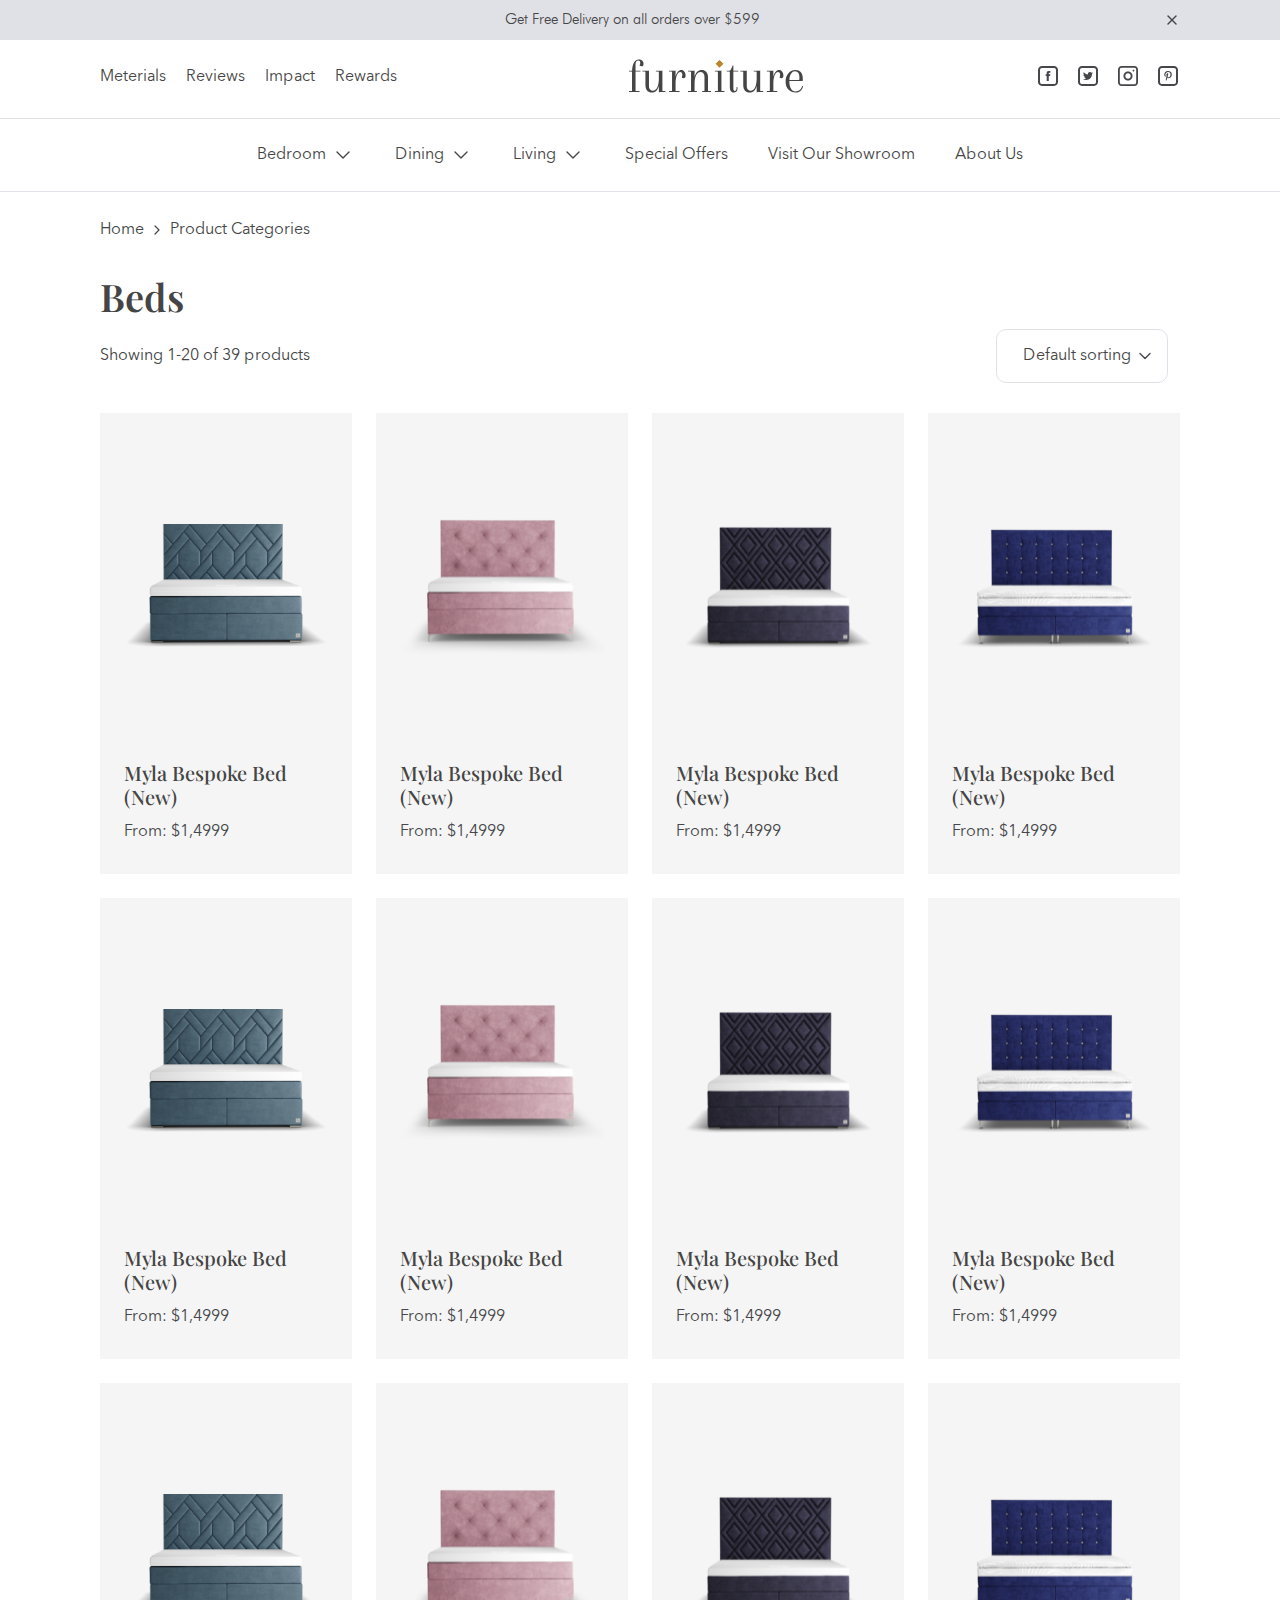
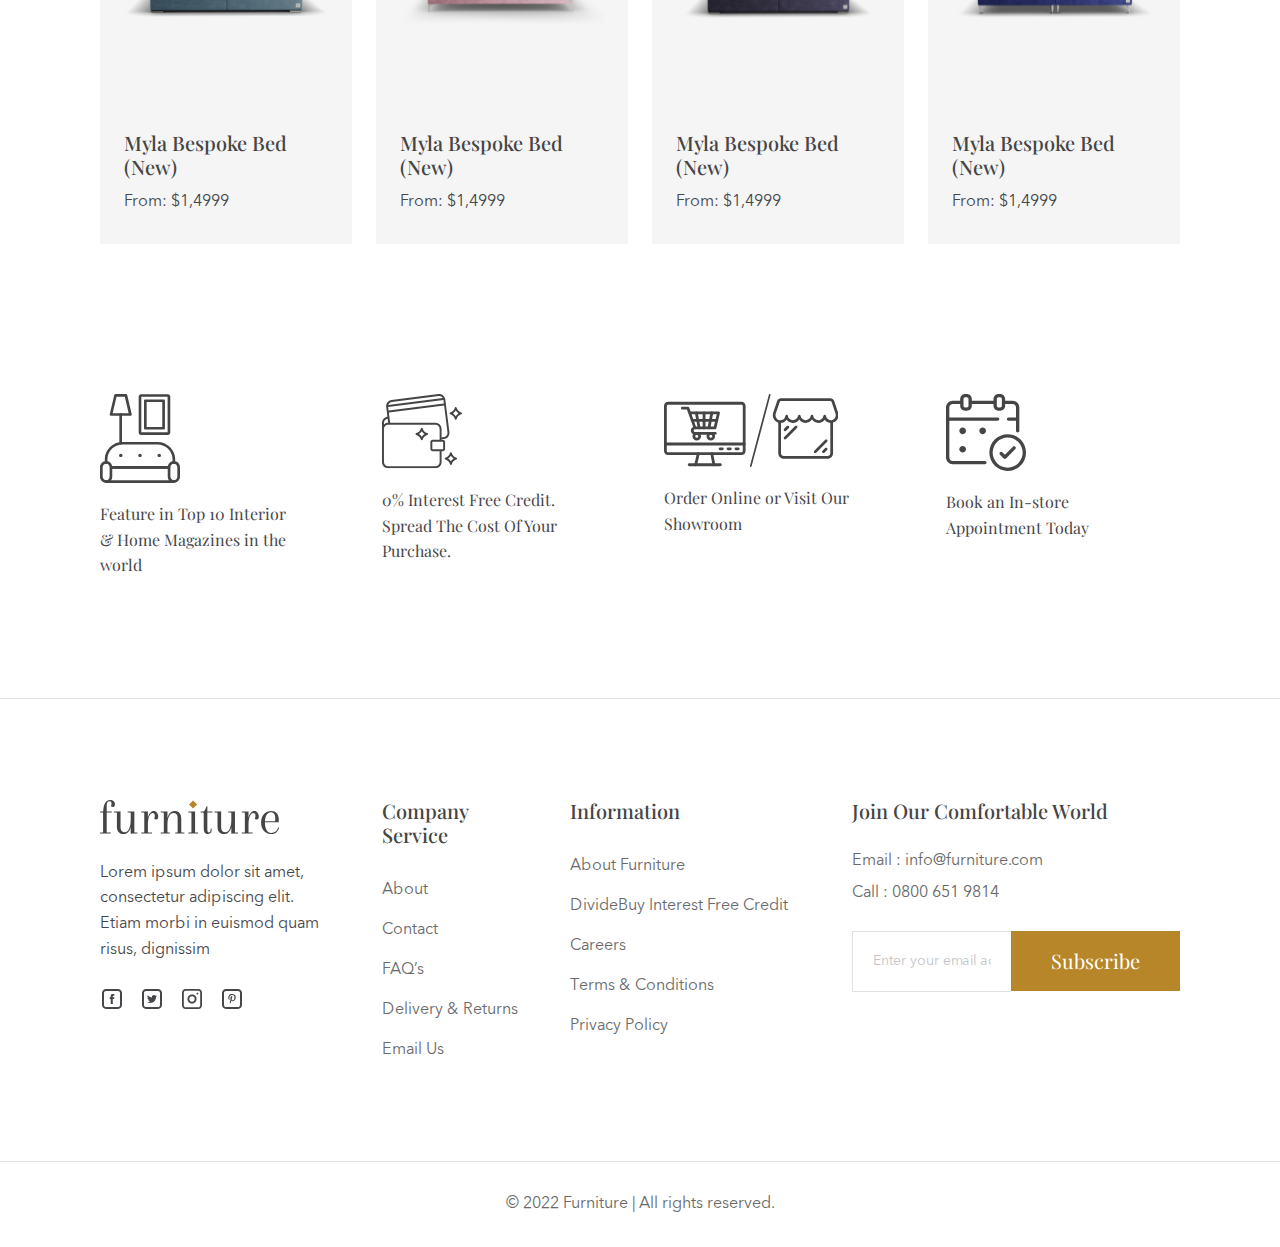
<file: product-categories.html>
<!DOCTYPE html>
<html lang="en">
<head>
    <meta charset="UTF-8">
    <meta http-equiv="X-UA-Compatible" content="IE=edge">
    <meta name="viewport" content="width=device-width, initial-scale=1.0">
    <title>Furniture | Product Categories</title>
    <link rel="shortcut icon" href="favicon.svg" type="image/svg">
    <!-- BOOTSTRAP-CSS -->
    <link rel="stylesheet" href="assets/css/bootstrap.min.css">
    <!-- FURNITURE-CSS -->
    <link rel="stylesheet" href="assets/css/style.css">

</head>
<body>

    <!-- PRELOADER START -->
    <div class="preloader" id="preloader">
        <div class="loader"></div>
    </div>
    <!-- PRELOADER END -->

    <!-- TOPBAR SECTION START -->
    <section class="topbar">
        <div class="furniture-container">
            <div class="topbar-content">
                <div class="topbar-info">
                    <p class="topbar-title">Get Free Delivery on all orders over $599</p>
                </div>

                <button type="button" class="btn-delete">
                    <svg width="16" height="16" viewBox="0 0 16 16" fill="none" xmlns="http://www.w3.org/2000/svg">
                        <path d="M12 4L4 12" stroke="#46474B" stroke-width="1.4" stroke-linecap="round" stroke-linejoin="round"/>
                        <path d="M4 4L12 12" stroke="#46474B" stroke-width="1.4" stroke-linecap="round" stroke-linejoin="round"/>
                    </svg>
                </button>
            </div>
        </div>
    </section>
    <!-- TOPBAR SECTION END -->

    <!-- HEADER SECTION START -->
    <header class="header">
        <div class="header-content">
            <div class="header-top">
                <div class="furniture-container">
                    <div class="header-top-content">
                        <div class="left-content">
                            <ul class="headerlist">
                                <li class="headerlist-item">
                                    <a href="#" class="headerlist-link">Meterials</a>
                                </li>

                                <li class="headerlist-item">
                                    <a href="#" class="headerlist-link">Reviews</a>
                                </li>
                                
                                <li class="headerlist-item">
                                    <a href="#" class="headerlist-link">Impact</a>
                                </li>

                                <li class="headerlist-item">
                                    <a href="#" class="headerlist-link">Rewards</a>
                                </li>
                            </ul>
                        </div>

                        <div class="center-content">
                            <a href="index.html" class="logo">
                                <img src="assets/images/logo/logo.svg" alt="logo">
                            </a>
                        </div>

                        <div class="right-content">
                            <ul class="sociallist">
                                <li class="sociallist-item">
                                    <a href="https://www.facebook.com" target="_blank" class="sociallist-link">
                                        <svg width="24" height="24" viewBox="0 0 24 24" fill="none" xmlns="http://www.w3.org/2000/svg">
                                            <path d="M10.695 8.937V10.314H9.68701V11.997H10.695V17H12.767V11.997H14.157C14.157 11.997 14.288 11.19 14.351 10.307H12.775V9.157C12.775 8.984 13.001 8.753 13.225 8.753H14.353V7H12.818C10.644 7 10.695 8.685 10.695 8.937Z" fill="#46474B"/>
                                            <path d="M6 4C5.46957 4 4.96086 4.21071 4.58579 4.58579C4.21071 4.96086 4 5.46957 4 6V18C4 18.5304 4.21071 19.0391 4.58579 19.4142C4.96086 19.7893 5.46957 20 6 20H18C18.5304 20 19.0391 19.7893 19.4142 19.4142C19.7893 19.0391 20 18.5304 20 18V6C20 5.46957 19.7893 4.96086 19.4142 4.58579C19.0391 4.21071 18.5304 4 18 4H6ZM6 2H18C19.0609 2 20.0783 2.42143 20.8284 3.17157C21.5786 3.92172 22 4.93913 22 6V18C22 19.0609 21.5786 20.0783 20.8284 20.8284C20.0783 21.5786 19.0609 22 18 22H6C4.93913 22 3.92172 21.5786 3.17157 20.8284C2.42143 20.0783 2 19.0609 2 18V6C2 4.93913 2.42143 3.92172 3.17157 3.17157C3.92172 2.42143 4.93913 2 6 2Z" fill="#46474B"/>
                                        </svg>
                                    </a>
                                </li>
                                
                                <li class="sociallist-item">
                                    <a href="https://www.twitter.com" target="_blank" class="sociallist-link">
                                        <svg width="24" height="24" viewBox="0 0 24 24" fill="none" xmlns="http://www.w3.org/2000/svg">
                                            <path d="M17 8.94701C16.632 9.10701 16.237 9.21701 15.822 9.26501C16.246 9.01501 16.57 8.61901 16.724 8.14801C16.32 8.38348 15.8791 8.54913 15.42 8.63801C15.2269 8.43558 14.9945 8.27462 14.7372 8.16493C14.4798 8.05524 14.2028 7.99913 13.923 8.00001C12.79 8.00001 11.872 8.90501 11.872 10.02C11.872 10.178 11.89 10.332 11.925 10.48C11.1123 10.4414 10.3166 10.2339 9.58865 9.87056C8.86068 9.50726 8.21643 8.99621 7.697 8.37001C7.51456 8.67711 7.41851 9.02781 7.419 9.38501C7.419 10.085 7.782 10.705 8.332 11.066C8.00644 11.0558 7.68786 10.9691 7.402 10.813V10.838C7.40509 11.3075 7.5708 11.7613 7.87092 12.1224C8.17103 12.4834 8.587 12.7292 9.048 12.818C8.74536 12.898 8.42869 12.9096 8.121 12.852C8.25513 13.2559 8.51167 13.608 8.85502 13.8594C9.19837 14.1108 9.61148 14.2491 10.037 14.255C9.30696 14.8176 8.41064 15.1215 7.489 15.119C7.324 15.119 7.161 15.109 7 15.091C7.94047 15.6863 9.03096 16.0016 10.144 16C13.918 16 15.981 12.922 15.981 10.252L15.974 9.99001C16.3763 9.70729 16.7239 9.3539 17 8.94701Z" fill="#46474B"/>
                                            <path d="M6 4C5.46957 4 4.96086 4.21071 4.58579 4.58579C4.21071 4.96086 4 5.46957 4 6V18C4 18.5304 4.21071 19.0391 4.58579 19.4142C4.96086 19.7893 5.46957 20 6 20H18C18.5304 20 19.0391 19.7893 19.4142 19.4142C19.7893 19.0391 20 18.5304 20 18V6C20 5.46957 19.7893 4.96086 19.4142 4.58579C19.0391 4.21071 18.5304 4 18 4H6ZM6 2H18C19.0609 2 20.0783 2.42143 20.8284 3.17157C21.5786 3.92172 22 4.93913 22 6V18C22 19.0609 21.5786 20.0783 20.8284 20.8284C20.0783 21.5786 19.0609 22 18 22H6C4.93913 22 3.92172 21.5786 3.17157 20.8284C2.42143 20.0783 2 19.0609 2 18V6C2 4.93913 2.42143 3.92172 3.17157 3.17157C3.92172 2.42143 4.93913 2 6 2Z" fill="#46474B"/>
                                        </svg>
                                    </a>
                                </li>

                                <li class="sociallist-item">
                                    <a href="https://www.instagram.com" target="_blank" class="sociallist-link">
                                        <svg width="24" height="24" viewBox="0 0 24 24" fill="none" xmlns="http://www.w3.org/2000/svg">
                                            <path fill-rule="evenodd" clip-rule="evenodd" d="M12 7.45453C10.7945 7.45453 9.63836 7.93342 8.78592 8.78586C7.93348 9.6383 7.45459 10.7945 7.45459 12C7.45459 13.2055 7.93348 14.3617 8.78592 15.2141C9.63836 16.0665 10.7945 16.5454 12 16.5454C13.2056 16.5454 14.3617 16.0665 15.2142 15.2141C16.0666 14.3617 16.5455 13.2055 16.5455 12C16.5455 10.7945 16.0666 9.6383 15.2142 8.78586C14.3617 7.93342 13.2056 7.45453 12 7.45453ZM9.27277 12C9.27277 12.7233 9.56011 13.417 10.0716 13.9285C10.583 14.4399 11.2767 14.7273 12 14.7273C12.7234 14.7273 13.4171 14.4399 13.9285 13.9285C14.44 13.417 14.7273 12.7233 14.7273 12C14.7273 11.2767 14.44 10.583 13.9285 10.0715C13.4171 9.56005 12.7234 9.27271 12 9.27271C11.2767 9.27271 10.583 9.56005 10.0716 10.0715C9.56011 10.583 9.27277 11.2767 9.27277 12Z" fill="#46474B"/>
                                            <path d="M17.4545 5.63635C17.2134 5.63635 16.9822 5.73213 16.8117 5.90262C16.6412 6.07311 16.5454 6.30434 16.5454 6.54544C16.5454 6.78655 16.6412 7.01778 16.8117 7.18827C16.9822 7.35876 17.2134 7.45453 17.4545 7.45453C17.6956 7.45453 17.9268 7.35876 18.0973 7.18827C18.2678 7.01778 18.3636 6.78655 18.3636 6.54544C18.3636 6.30434 18.2678 6.07311 18.0973 5.90262C17.9268 5.73213 17.6956 5.63635 17.4545 5.63635Z" fill="#46474B"/>
                                            <path fill-rule="evenodd" clip-rule="evenodd" d="M5.63636 2C4.67194 2 3.74702 2.38312 3.06507 3.06507C2.38312 3.74702 2 4.67194 2 5.63636V18.3636C2 19.3281 2.38312 20.253 3.06507 20.9349C3.74702 21.6169 4.67194 22 5.63636 22H18.3636C19.3281 22 20.253 21.6169 20.9349 20.9349C21.6169 20.253 22 19.3281 22 18.3636V5.63636C22 4.67194 21.6169 3.74702 20.9349 3.06507C20.253 2.38312 19.3281 2 18.3636 2H5.63636ZM18.3636 3.81818H5.63636C5.15415 3.81818 4.69169 4.00974 4.35071 4.35071C4.00974 4.69169 3.81818 5.15415 3.81818 5.63636V18.3636C3.81818 18.8458 4.00974 19.3083 4.35071 19.6493C4.69169 19.9903 5.15415 20.1818 5.63636 20.1818H18.3636C18.8458 20.1818 19.3083 19.9903 19.6493 19.6493C19.9903 19.3083 20.1818 18.8458 20.1818 18.3636V5.63636C20.1818 5.15415 19.9903 4.69169 19.6493 4.35071C19.3083 4.00974 18.8458 3.81818 18.3636 3.81818Z" fill="#46474B"/>
                                        </svg>
                                    </a>
                                </li>

                                <li class="sociallist-item">
                                    <a href="https://www.pinterest.com" target="_blank" class="sociallist-link">
                                        <svg width="24" height="24" viewBox="0 0 24 24" fill="none" xmlns="http://www.w3.org/2000/svg">
                                            <path d="M11.355 13.614C11.1 14.99 10.79 16.31 9.86603 17C9.58203 14.92 10.285 13.356 10.611 11.697C10.055 10.733 10.678 8.79097 11.851 9.26997C13.296 9.85797 10.601 12.856 12.411 13.23C14.299 13.622 15.071 9.85597 13.899 8.62997C12.207 6.86197 8.97203 8.58997 9.37003 11.122C9.46703 11.742 10.088 11.929 9.61803 12.783C8.53503 12.536 8.21203 11.656 8.25303 10.483C8.32003 8.56297 9.92803 7.21997 11.542 7.03297C13.582 6.79797 15.496 7.80497 15.761 9.78097C16.058 12.011 14.84 14.427 12.658 14.253C12.068 14.206 11.818 13.903 11.355 13.613V13.614Z" fill="#46474B"/>
                                            <path d="M6 4C5.46957 4 4.96086 4.21071 4.58579 4.58579C4.21071 4.96086 4 5.46957 4 6V18C4 18.5304 4.21071 19.0391 4.58579 19.4142C4.96086 19.7893 5.46957 20 6 20H18C18.5304 20 19.0391 19.7893 19.4142 19.4142C19.7893 19.0391 20 18.5304 20 18V6C20 5.46957 19.7893 4.96086 19.4142 4.58579C19.0391 4.21071 18.5304 4 18 4H6ZM6 2H18C19.0609 2 20.0783 2.42143 20.8284 3.17157C21.5786 3.92172 22 4.93913 22 6V18C22 19.0609 21.5786 20.0783 20.8284 20.8284C20.0783 21.5786 19.0609 22 18 22H6C4.93913 22 3.92172 21.5786 3.17157 20.8284C2.42143 20.0783 2 19.0609 2 18V6C2 4.93913 2.42143 3.92172 3.17157 3.17157C3.92172 2.42143 4.93913 2 6 2Z" fill="#46474B"/>
                                        </svg>
                                    </a>
                                </li>
                            </ul>
                        </div>
                    </div>
                </div>
            </div>

            <div class="divider"></div>

            <div class="header-bottom">
                <div class="furniture-container">
                    <div class="header-bottom-content">
                        <ul class="desktoplist">
                            <li class="desktoplist-item">
                                <a href="#" class="desktoplist-link">
                                    <span class="linktitle">Bedroom</span>

                                    <span class="linkicon">
                                        <svg width="24" height="24" viewBox="0 0 24 24" fill="none" xmlns="http://www.w3.org/2000/svg">
                                            <path d="M6 9L12 15L18 9" stroke="#454545" stroke-width="1.4" stroke-linecap="round" stroke-linejoin="round"/>
                                        </svg>
                                    </span>
                                </a>
                            </li>

                            <li class="desktoplist-item">
                                <a href="#" class="desktoplist-link">
                                    <span class="linktitle">Dining</span>

                                    <span class="linkicon">
                                        <svg width="24" height="24" viewBox="0 0 24 24" fill="none" xmlns="http://www.w3.org/2000/svg">
                                            <path d="M6 9L12 15L18 9" stroke="#454545" stroke-width="1.4" stroke-linecap="round" stroke-linejoin="round"/>
                                        </svg>
                                    </span>
                                </a>
                            </li>

                            <li class="desktoplist-item">
                                <a href="#" class="desktoplist-link">
                                    <span class="linktitle">Living</span>

                                    <span class="linkicon">
                                        <svg width="24" height="24" viewBox="0 0 24 24" fill="none" xmlns="http://www.w3.org/2000/svg">
                                            <path d="M6 9L12 15L18 9" stroke="#454545" stroke-width="1.4" stroke-linecap="round" stroke-linejoin="round"/>
                                        </svg>
                                    </span>
                                </a>
                            </li>

                            <li class="desktoplist-item">
                                <a href="#" class="desktoplist-link">Special Offers</a>
                            </li>

                            <li class="desktoplist-item">
                                <a href="#" class="desktoplist-link">Visit Our Showroom</a>
                            </li>

                            <li class="desktoplist-item">
                                <a href="#" class="desktoplist-link">About Us</a>
                            </li>
                        </ul>
                    </div>
                </div>
            </div>
        </div>
    </header>
    <!-- HEADER SECTION END -->

    <!-- FURNITURE-BREADCRUMB START -->
    <section class="furniturebreadcrumb">
        <div class="furniture-container">
            <nav aria-label="breadcrumb">
                <ol class="breadcrumb">
                    <li class="breadcrumb-item">
                        <a href="index.html">Home</a>
                    </li>

                    <li class="divider">
                        <svg width="16" height="16" viewBox="0 0 16 16" fill="none" xmlns="http://www.w3.org/2000/svg">
                            <path d="M6 12L10 8L6 4" stroke="#46474B" stroke-width="1.2" stroke-linecap="round" stroke-linejoin="round"/>
                        </svg>
                    </li>

                    <li class="breadcrumb-item">
                        <a href="product-categories.html">Product Categories</a>
                    </li>
                </ol>
            </nav>
        </div>
    </section>
    <!-- FURNITURE-BREADCRUMB END -->

    <!-- CATEGORY-DETAILS START -->
    <section class="categorydetails">
        <div class="furniture-container">
            <div class="categorydetails-content">
                <h3 class="categorydetails-title">Beds</h3>

                <div class="categorydetails-info">
                    <div class="category-results">
                        <p class="resultstext">Showing 1-20 of 39 products</p>
                    </div>

                    <div class="sorting">
                        <select name="" id="" class="sorting-select">
                            <option value="">Default sorting</option>
                            <option value="">Sorting 1</option>
                            <option value="">Sorting 2</option>
                            <option value="">Sorting 3</option>
                        </select>
                    </div>
                </div>
            </div>
        </div>
    </section>
    <!-- CATEGORY-DETAILS END -->

    <!-- CATEGORY-DETAILS START -->
    <section class="products">
        <div class="furniture-container">
            <div class="products-contents">
                <div class="row g-4 productrow">
                    <div class="col-lg-3 col-md-6 col-sm-6 col-12">
                        <a href="product-details.html" class="productlink">
                            <div class="product">
                                <div class="product-header">
                                    <div class="product-thumbnail">
                                        <img src="assets/images/products/product-1.svg" alt="product-thumbnail">
                                    </div>
                                </div>
                                
                                <div class="product-body">
                                    <h5 class="product-title">Myla Bespoke Bed (New)</h5>
                                    <p class="product-price">From: $1,4999</p>
                                </div>
                            </div>
                        </a>
                    </div>

                    <div class="col-lg-3 col-md-6 col-sm-6 col-12">
                        <a href="product-details.html" class="productlink">
                            <div class="product">
                                <div class="product-header">
                                    <div class="product-thumbnail">
                                        <img src="assets/images/products/product-2.svg" alt="product-thumbnail">
                                    </div>
                                </div>
                                
                                <div class="product-body">
                                    <h5 class="product-title">Myla Bespoke Bed (New)</h5>
                                    <p class="product-price">From: $1,4999</p>
                                </div>
                            </div>
                        </a>
                    </div>

                    <div class="col-lg-3 col-md-6 col-sm-6 col-12">
                        <a href="product-details.html" class="productlink">
                            <div class="product">
                                <div class="product-header">
                                    <div class="product-thumbnail">
                                        <img src="assets/images/products/product-3.svg" alt="product-thumbnail">
                                    </div>
                                </div>
                                
                                <div class="product-body">
                                    <h5 class="product-title">Myla Bespoke Bed (New)</h5>
                                    <p class="product-price">From: $1,4999</p>
                                </div>
                            </div>
                        </a>
                    </div>

                    <div class="col-lg-3 col-md-6 col-sm-6 col-12">
                        <a href="product-details.html" class="productlink">
                            <div class="product">
                                <div class="product-header">
                                    <div class="product-thumbnail">
                                        <img src="assets/images/products/product-4.svg" alt="product-thumbnail">
                                    </div>
                                </div>
                                
                                <div class="product-body">
                                    <h5 class="product-title">Myla Bespoke Bed (New)</h5>
                                    <p class="product-price">From: $1,4999</p>
                                </div>
                            </div>
                        </a>
                    </div>
                </div>
                
                <div class="row g-4 productrow">
                    <div class="col-lg-3 col-md-6 col-sm-6 col-12">
                        <a href="product-details.html" class="productlink">
                            <div class="product">
                                <div class="product-header">
                                    <div class="product-thumbnail">
                                        <img src="assets/images/products/product-1.svg" alt="product-thumbnail">
                                    </div>
                                </div>
                                
                                <div class="product-body">
                                    <h5 class="product-title">Myla Bespoke Bed (New)</h5>
                                    <p class="product-price">From: $1,4999</p>
                                </div>
                            </div>
                        </a>
                    </div>

                    <div class="col-lg-3 col-md-6 col-sm-6 col-12">
                        <a href="product-details.html" class="productlink">
                            <div class="product">
                                <div class="product-header">
                                    <div class="product-thumbnail">
                                        <img src="assets/images/products/product-2.svg" alt="product-thumbnail">
                                    </div>
                                </div>
                                
                                <div class="product-body">
                                    <h5 class="product-title">Myla Bespoke Bed (New)</h5>
                                    <p class="product-price">From: $1,4999</p>
                                </div>
                            </div>
                        </a>
                    </div>

                    <div class="col-lg-3 col-md-6 col-sm-6 col-12">
                        <a href="product-details.html" class="productlink">
                            <div class="product">
                                <div class="product-header">
                                    <div class="product-thumbnail">
                                        <img src="assets/images/products/product-3.svg" alt="product-thumbnail">
                                    </div>
                                </div>
                                
                                <div class="product-body">
                                    <h5 class="product-title">Myla Bespoke Bed (New)</h5>
                                    <p class="product-price">From: $1,4999</p>
                                </div>
                            </div>
                        </a>
                    </div>

                    <div class="col-lg-3 col-md-6 col-sm-6 col-12">
                        <a href="product-details.html" class="productlink">
                            <div class="product">
                                <div class="product-header">
                                    <div class="product-thumbnail">
                                        <img src="assets/images/products/product-4.svg" alt="product-thumbnail">
                                    </div>
                                </div>
                                
                                <div class="product-body">
                                    <h5 class="product-title">Myla Bespoke Bed (New)</h5>
                                    <p class="product-price">From: $1,4999</p>
                                </div>
                            </div>
                        </a>
                    </div>
                </div>
                
                <div class="row g-4 productrow">
                    <div class="col-lg-3 col-md-6 col-sm-6 col-12">
                        <a href="product-details.html" class="productlink">
                            <div class="product">
                                <div class="product-header">
                                    <div class="product-thumbnail">
                                        <img src="assets/images/products/product-1.svg" alt="product-thumbnail">
                                    </div>
                                </div>
                                
                                <div class="product-body">
                                    <h5 class="product-title">Myla Bespoke Bed (New)</h5>
                                    <p class="product-price">From: $1,4999</p>
                                </div>
                            </div>
                        </a>
                    </div>

                    <div class="col-lg-3 col-md-6 col-sm-6 col-12">
                        <a href="product-details.html" class="productlink">
                            <div class="product">
                                <div class="product-header">
                                    <div class="product-thumbnail">
                                        <img src="assets/images/products/product-2.svg" alt="product-thumbnail">
                                    </div>
                                </div>
                                
                                <div class="product-body">
                                    <h5 class="product-title">Myla Bespoke Bed (New)</h5>
                                    <p class="product-price">From: $1,4999</p>
                                </div>
                            </div>
                        </a>
                    </div>

                    <div class="col-lg-3 col-md-6 col-sm-6 col-12">
                        <a href="product-details.html" class="productlink">
                            <div class="product">
                                <div class="product-header">
                                    <div class="product-thumbnail">
                                        <img src="assets/images/products/product-3.svg" alt="product-thumbnail">
                                    </div>
                                </div>
                                
                                <div class="product-body">
                                    <h5 class="product-title">Myla Bespoke Bed (New)</h5>
                                    <p class="product-price">From: $1,4999</p>
                                </div>
                            </div>
                        </a>
                    </div>

                    <div class="col-lg-3 col-md-6 col-sm-6 col-12">
                        <a href="product-details.html" class="productlink">
                            <div class="product">
                                <div class="product-header">
                                    <div class="product-thumbnail">
                                        <img src="assets/images/products/product-4.svg" alt="product-thumbnail">
                                    </div>
                                </div>
                                
                                <div class="product-body">
                                    <h5 class="product-title">Myla Bespoke Bed (New)</h5>
                                    <p class="product-price">From: $1,4999</p>
                                </div>
                            </div>
                        </a>
                    </div>
                </div>
            </div>
        </div>
    </section>
    <!-- CATEGORY-DETAILS END -->

    <!-- HOME-FEATURES START -->
    <section class="home-features">
        <div class="furniture-container">
            <div class="row g-5">
                <div class="col-lg-3 col-md-6 col-sm-6 col-12">
                    <div class="cardfeature">
                        <div class="cardfeature-header">
                            <img src="assets/images/features/feature-1.svg" alt="feature-thumbnail">
                        </div>
                        
                        <div class="cardfeature-body">
                            <h5 class="featuretitle">
                                Feature in Top 10 Interior & Home Magazines in the world
                            </h5>
                        </div>
                    </div>
                </div>

                <div class="col-lg-3 col-md-6 col-sm-6 col-12">
                    <div class="cardfeature">
                        <div class="cardfeature-header">
                            <img src="assets/images/features/feature-2.svg" alt="feature-thumbnail">
                        </div>
                        
                        <div class="cardfeature-body">
                            <h5 class="featuretitle">
                                0% Interest Free Credit. Spread The Cost Of Your Purchase.
                            </h5>
                        </div>
                    </div>
                </div>

                <div class="col-lg-3 col-md-6 col-sm-6 col-12">
                    <div class="cardfeature">
                        <div class="cardfeature-header">
                            <img src="assets/images/features/feature-3.svg" alt="feature-thumbnail">
                        </div>
                        
                        <div class="cardfeature-body">
                            <h5 class="featuretitle">
                                Order Online or Visit Our Showroom
                            </h5>
                        </div>
                    </div>
                </div>

                <div class="col-lg-3 col-md-6 col-sm-6 col-12">
                    <div class="cardfeature">
                        <div class="cardfeature-header">
                            <img src="assets/images/features/feature-4.svg" alt="feature-thumbnail">
                        </div>
                        
                        <div class="cardfeature-body">
                            <h5 class="featuretitle">
                                Book an In-store Appointment Today
                            </h5>
                        </div>
                    </div>
                </div>
            </div>
        </div>
    </section>
    <!-- HOME-FEATURES END -->

    <!-- FOOTER-SECTION START -->
    <footer class="footer">
        <!-- FOOTER-INFO START -->
        <div class="footer-info">
            <div class="furniture-container">
                <div class="row g-5">
                    <div class="col-lg-3 col-md-6 col-sm-6 col-12">
                        <div class="footinfo">
                            <div class="footlogo">
                                <img src="assets/images/logo/footer-logo.svg" alt="footer-logo">
                            </div>

                            <p class="foot-text">
                                Lorem ipsum dolor sit amet, consectetur 
                                adipiscing elit. Etiam morbi in euismod 
                                quam risus, dignissim
                            </p>

                            <ul class="footsociallist">
                                <li class="footsociallist-item">
                                    <a href="https://www.facebook.com" target="_blank" class="footsociallist-link">
                                        <svg width="24" height="24" viewBox="0 0 24 24" fill="none" xmlns="http://www.w3.org/2000/svg">
                                            <path d="M10.695 8.937V10.314H9.68701V11.997H10.695V17H12.767V11.997H14.157C14.157 11.997 14.288 11.19 14.351 10.307H12.775V9.157C12.775 8.984 13.001 8.753 13.225 8.753H14.353V7H12.818C10.644 7 10.695 8.685 10.695 8.937Z" fill="#46474B"/>
                                            <path d="M6 4C5.46957 4 4.96086 4.21071 4.58579 4.58579C4.21071 4.96086 4 5.46957 4 6V18C4 18.5304 4.21071 19.0391 4.58579 19.4142C4.96086 19.7893 5.46957 20 6 20H18C18.5304 20 19.0391 19.7893 19.4142 19.4142C19.7893 19.0391 20 18.5304 20 18V6C20 5.46957 19.7893 4.96086 19.4142 4.58579C19.0391 4.21071 18.5304 4 18 4H6ZM6 2H18C19.0609 2 20.0783 2.42143 20.8284 3.17157C21.5786 3.92172 22 4.93913 22 6V18C22 19.0609 21.5786 20.0783 20.8284 20.8284C20.0783 21.5786 19.0609 22 18 22H6C4.93913 22 3.92172 21.5786 3.17157 20.8284C2.42143 20.0783 2 19.0609 2 18V6C2 4.93913 2.42143 3.92172 3.17157 3.17157C3.92172 2.42143 4.93913 2 6 2Z" fill="#46474B"/>
                                        </svg>
                                    </a>
                                </li>
                                
                                <li class="footsociallist-item">
                                    <a href="https://www.twitter.com" target="_blank" class="footsociallist-link">
                                        <svg width="24" height="24" viewBox="0 0 24 24" fill="none" xmlns="http://www.w3.org/2000/svg">
                                            <path d="M17 8.94701C16.632 9.10701 16.237 9.21701 15.822 9.26501C16.246 9.01501 16.57 8.61901 16.724 8.14801C16.32 8.38348 15.8791 8.54913 15.42 8.63801C15.2269 8.43558 14.9945 8.27462 14.7372 8.16493C14.4798 8.05524 14.2028 7.99913 13.923 8.00001C12.79 8.00001 11.872 8.90501 11.872 10.02C11.872 10.178 11.89 10.332 11.925 10.48C11.1123 10.4414 10.3166 10.2339 9.58865 9.87056C8.86068 9.50726 8.21643 8.99621 7.697 8.37001C7.51456 8.67711 7.41851 9.02781 7.419 9.38501C7.419 10.085 7.782 10.705 8.332 11.066C8.00644 11.0558 7.68786 10.9691 7.402 10.813V10.838C7.40509 11.3075 7.5708 11.7613 7.87092 12.1224C8.17103 12.4834 8.587 12.7292 9.048 12.818C8.74536 12.898 8.42869 12.9096 8.121 12.852C8.25513 13.2559 8.51167 13.608 8.85502 13.8594C9.19837 14.1108 9.61148 14.2491 10.037 14.255C9.30696 14.8176 8.41064 15.1215 7.489 15.119C7.324 15.119 7.161 15.109 7 15.091C7.94047 15.6863 9.03096 16.0016 10.144 16C13.918 16 15.981 12.922 15.981 10.252L15.974 9.99001C16.3763 9.70729 16.7239 9.3539 17 8.94701Z" fill="#46474B"/>
                                            <path d="M6 4C5.46957 4 4.96086 4.21071 4.58579 4.58579C4.21071 4.96086 4 5.46957 4 6V18C4 18.5304 4.21071 19.0391 4.58579 19.4142C4.96086 19.7893 5.46957 20 6 20H18C18.5304 20 19.0391 19.7893 19.4142 19.4142C19.7893 19.0391 20 18.5304 20 18V6C20 5.46957 19.7893 4.96086 19.4142 4.58579C19.0391 4.21071 18.5304 4 18 4H6ZM6 2H18C19.0609 2 20.0783 2.42143 20.8284 3.17157C21.5786 3.92172 22 4.93913 22 6V18C22 19.0609 21.5786 20.0783 20.8284 20.8284C20.0783 21.5786 19.0609 22 18 22H6C4.93913 22 3.92172 21.5786 3.17157 20.8284C2.42143 20.0783 2 19.0609 2 18V6C2 4.93913 2.42143 3.92172 3.17157 3.17157C3.92172 2.42143 4.93913 2 6 2Z" fill="#46474B"/>
                                        </svg>
                                    </a>
                                </li>

                                <li class="footsociallist-item">
                                    <a href="https://www.instagram.com" target="_blank" class="footsociallist-link">
                                        <svg width="24" height="24" viewBox="0 0 24 24" fill="none" xmlns="http://www.w3.org/2000/svg">
                                            <path fill-rule="evenodd" clip-rule="evenodd" d="M12 7.45453C10.7945 7.45453 9.63836 7.93342 8.78592 8.78586C7.93348 9.6383 7.45459 10.7945 7.45459 12C7.45459 13.2055 7.93348 14.3617 8.78592 15.2141C9.63836 16.0665 10.7945 16.5454 12 16.5454C13.2056 16.5454 14.3617 16.0665 15.2142 15.2141C16.0666 14.3617 16.5455 13.2055 16.5455 12C16.5455 10.7945 16.0666 9.6383 15.2142 8.78586C14.3617 7.93342 13.2056 7.45453 12 7.45453ZM9.27277 12C9.27277 12.7233 9.56011 13.417 10.0716 13.9285C10.583 14.4399 11.2767 14.7273 12 14.7273C12.7234 14.7273 13.4171 14.4399 13.9285 13.9285C14.44 13.417 14.7273 12.7233 14.7273 12C14.7273 11.2767 14.44 10.583 13.9285 10.0715C13.4171 9.56005 12.7234 9.27271 12 9.27271C11.2767 9.27271 10.583 9.56005 10.0716 10.0715C9.56011 10.583 9.27277 11.2767 9.27277 12Z" fill="#46474B"/>
                                            <path d="M17.4545 5.63635C17.2134 5.63635 16.9822 5.73213 16.8117 5.90262C16.6412 6.07311 16.5454 6.30434 16.5454 6.54544C16.5454 6.78655 16.6412 7.01778 16.8117 7.18827C16.9822 7.35876 17.2134 7.45453 17.4545 7.45453C17.6956 7.45453 17.9268 7.35876 18.0973 7.18827C18.2678 7.01778 18.3636 6.78655 18.3636 6.54544C18.3636 6.30434 18.2678 6.07311 18.0973 5.90262C17.9268 5.73213 17.6956 5.63635 17.4545 5.63635Z" fill="#46474B"/>
                                            <path fill-rule="evenodd" clip-rule="evenodd" d="M5.63636 2C4.67194 2 3.74702 2.38312 3.06507 3.06507C2.38312 3.74702 2 4.67194 2 5.63636V18.3636C2 19.3281 2.38312 20.253 3.06507 20.9349C3.74702 21.6169 4.67194 22 5.63636 22H18.3636C19.3281 22 20.253 21.6169 20.9349 20.9349C21.6169 20.253 22 19.3281 22 18.3636V5.63636C22 4.67194 21.6169 3.74702 20.9349 3.06507C20.253 2.38312 19.3281 2 18.3636 2H5.63636ZM18.3636 3.81818H5.63636C5.15415 3.81818 4.69169 4.00974 4.35071 4.35071C4.00974 4.69169 3.81818 5.15415 3.81818 5.63636V18.3636C3.81818 18.8458 4.00974 19.3083 4.35071 19.6493C4.69169 19.9903 5.15415 20.1818 5.63636 20.1818H18.3636C18.8458 20.1818 19.3083 19.9903 19.6493 19.6493C19.9903 19.3083 20.1818 18.8458 20.1818 18.3636V5.63636C20.1818 5.15415 19.9903 4.69169 19.6493 4.35071C19.3083 4.00974 18.8458 3.81818 18.3636 3.81818Z" fill="#46474B"/>
                                        </svg>
                                    </a>
                                </li>

                                <li class="footsociallist-item">
                                    <a href="https://www.pinterest.com" target="_blank" class="footsociallist-link">
                                        <svg width="24" height="24" viewBox="0 0 24 24" fill="none" xmlns="http://www.w3.org/2000/svg">
                                            <path d="M11.355 13.614C11.1 14.99 10.79 16.31 9.86603 17C9.58203 14.92 10.285 13.356 10.611 11.697C10.055 10.733 10.678 8.79097 11.851 9.26997C13.296 9.85797 10.601 12.856 12.411 13.23C14.299 13.622 15.071 9.85597 13.899 8.62997C12.207 6.86197 8.97203 8.58997 9.37003 11.122C9.46703 11.742 10.088 11.929 9.61803 12.783C8.53503 12.536 8.21203 11.656 8.25303 10.483C8.32003 8.56297 9.92803 7.21997 11.542 7.03297C13.582 6.79797 15.496 7.80497 15.761 9.78097C16.058 12.011 14.84 14.427 12.658 14.253C12.068 14.206 11.818 13.903 11.355 13.613V13.614Z" fill="#46474B"/>
                                            <path d="M6 4C5.46957 4 4.96086 4.21071 4.58579 4.58579C4.21071 4.96086 4 5.46957 4 6V18C4 18.5304 4.21071 19.0391 4.58579 19.4142C4.96086 19.7893 5.46957 20 6 20H18C18.5304 20 19.0391 19.7893 19.4142 19.4142C19.7893 19.0391 20 18.5304 20 18V6C20 5.46957 19.7893 4.96086 19.4142 4.58579C19.0391 4.21071 18.5304 4 18 4H6ZM6 2H18C19.0609 2 20.0783 2.42143 20.8284 3.17157C21.5786 3.92172 22 4.93913 22 6V18C22 19.0609 21.5786 20.0783 20.8284 20.8284C20.0783 21.5786 19.0609 22 18 22H6C4.93913 22 3.92172 21.5786 3.17157 20.8284C2.42143 20.0783 2 19.0609 2 18V6C2 4.93913 2.42143 3.92172 3.17157 3.17157C3.92172 2.42143 4.93913 2 6 2Z" fill="#46474B"/>
                                        </svg>
                                    </a>
                                </li>
                            </ul>
                        </div>
                    </div>
                    
                    <div class="col-lg-2 col-md-6 col-sm-6 col-12">
                        <div class="footer-details">
                            <h6 class="footer-title">Company Service</h6>

                            <ul class="footerlist">
                                <li class="footerlist-item">
                                    <a href="#" class="footerlist-link">About</a>
                                </li>
                                
                                <li class="footerlist-item">
                                    <a href="#" class="footerlist-link">Contact</a>
                                </li>

                                <li class="footerlist-item">
                                    <a href="#" class="footerlist-link">FAQ’s</a>
                                </li>

                                <li class="footerlist-item">
                                    <a href="#" class="footerlist-link">Delivery & Returns</a>
                                </li>

                                <li class="footerlist-item">
                                    <a href="#" class="footerlist-link">Email Us</a>
                                </li>
                            </ul>
                        </div>
                    </div>

                    <div class="col-lg-3 col-md-6 col-sm-6 col-12">
                        <div class="footer-details">
                            <h6 class="footer-title">Information</h6>

                            <ul class="footerlist">
                                <li class="footerlist-item">
                                    <a href="#" class="footerlist-link">About Furniture</a>
                                </li>
                                
                                <li class="footerlist-item">
                                    <a href="#" class="footerlist-link">DivideBuy Interest Free Credit</a>
                                </li>

                                <li class="footerlist-item">
                                    <a href="#" class="footerlist-link">Careers</a>
                                </li>

                                <li class="footerlist-item">
                                    <a href="#" class="footerlist-link">Terms & Conditions</a>
                                </li>

                                <li class="footerlist-item">
                                    <a href="#" class="footerlist-link">Privacy Policy</a>
                                </li>
                            </ul>
                        </div>
                    </div>

                    <div class="col-lg-4 col-md-6 col-sm-6 col-12">
                        <div class="footerjoin">
                            <h6 class="footer-title">Join Our Comfortable World</h6>

                            <div class="contactinfo">
                                <p class="contactinfo-text">
                                    Email : <a href="mailto:info@furniture.com" class="link">info@furniture.com</a>
                                </p>

                                <p class="contactinfo-text">
                                    Call : <a href="tel:08006519814" class="link">0800 651 9814</a>
                                </p>
                            </div>

                            <div class="footer-subscribe">
                                <input type="email" placeholder="Enter your email address" class="inputfield">
                                <button class="btn-subscribe" type="button">Subscribe</button>
                            </div>
                        </div>
                    </div>
                </div>
            </div>
        </div>
        <!-- FOOTER-INFO END -->

        <!-- FOOTER-COPYRIGHT START -->
        <div class="copyright">
            <div class="furniture-container">
                <div class="copyright-info">
                    <p class="copyright-text">&copy; 2022 Furniture | All rights reserved.</p>
                </div>
            </div>
        </div>
        <!-- FOOTER-COPYRIGHT END -->
    </footer>
    <!-- FOOTER-SECTION END -->

    <!-- TOPBAR JS -->
    <script src="assets/js/topbar.js"></script>
    <!-- PRELOADER JS -->
    <script src="assets/js/loader.js"></script>
</body>
</html>
</file>
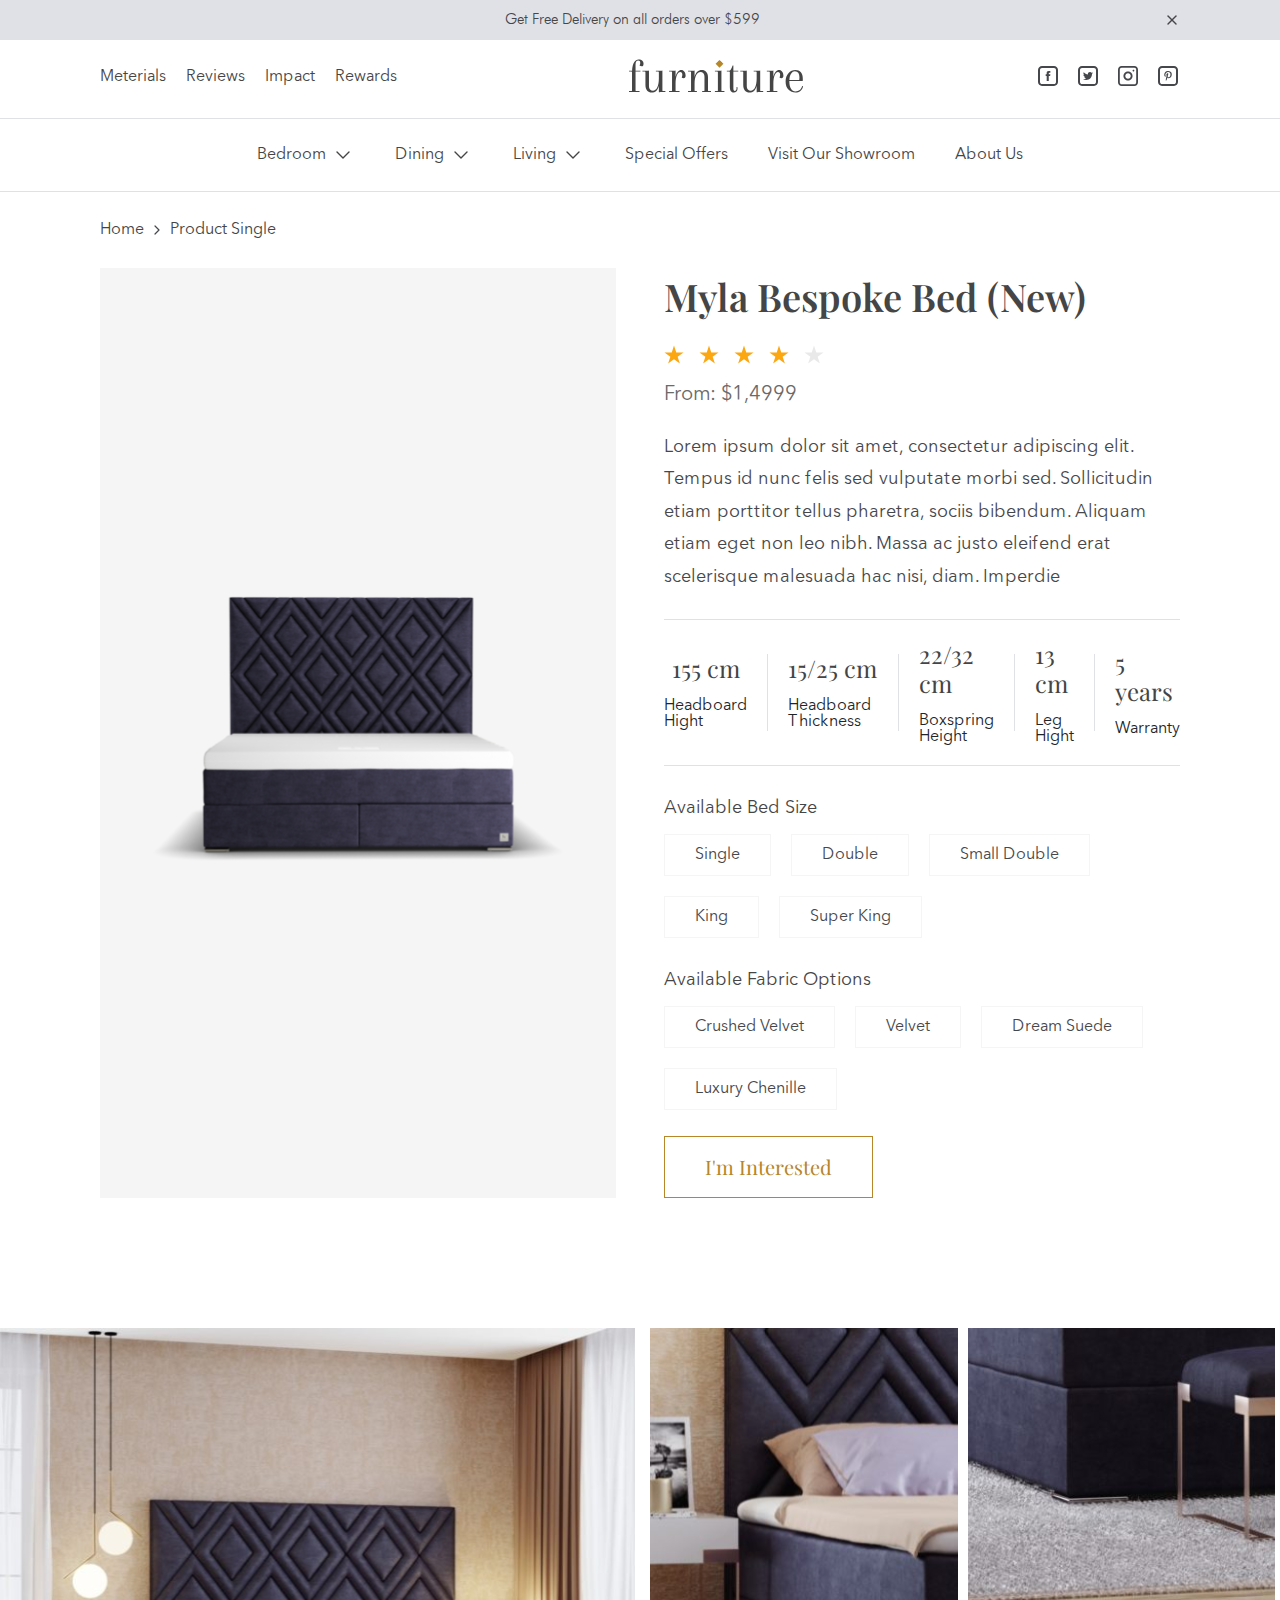
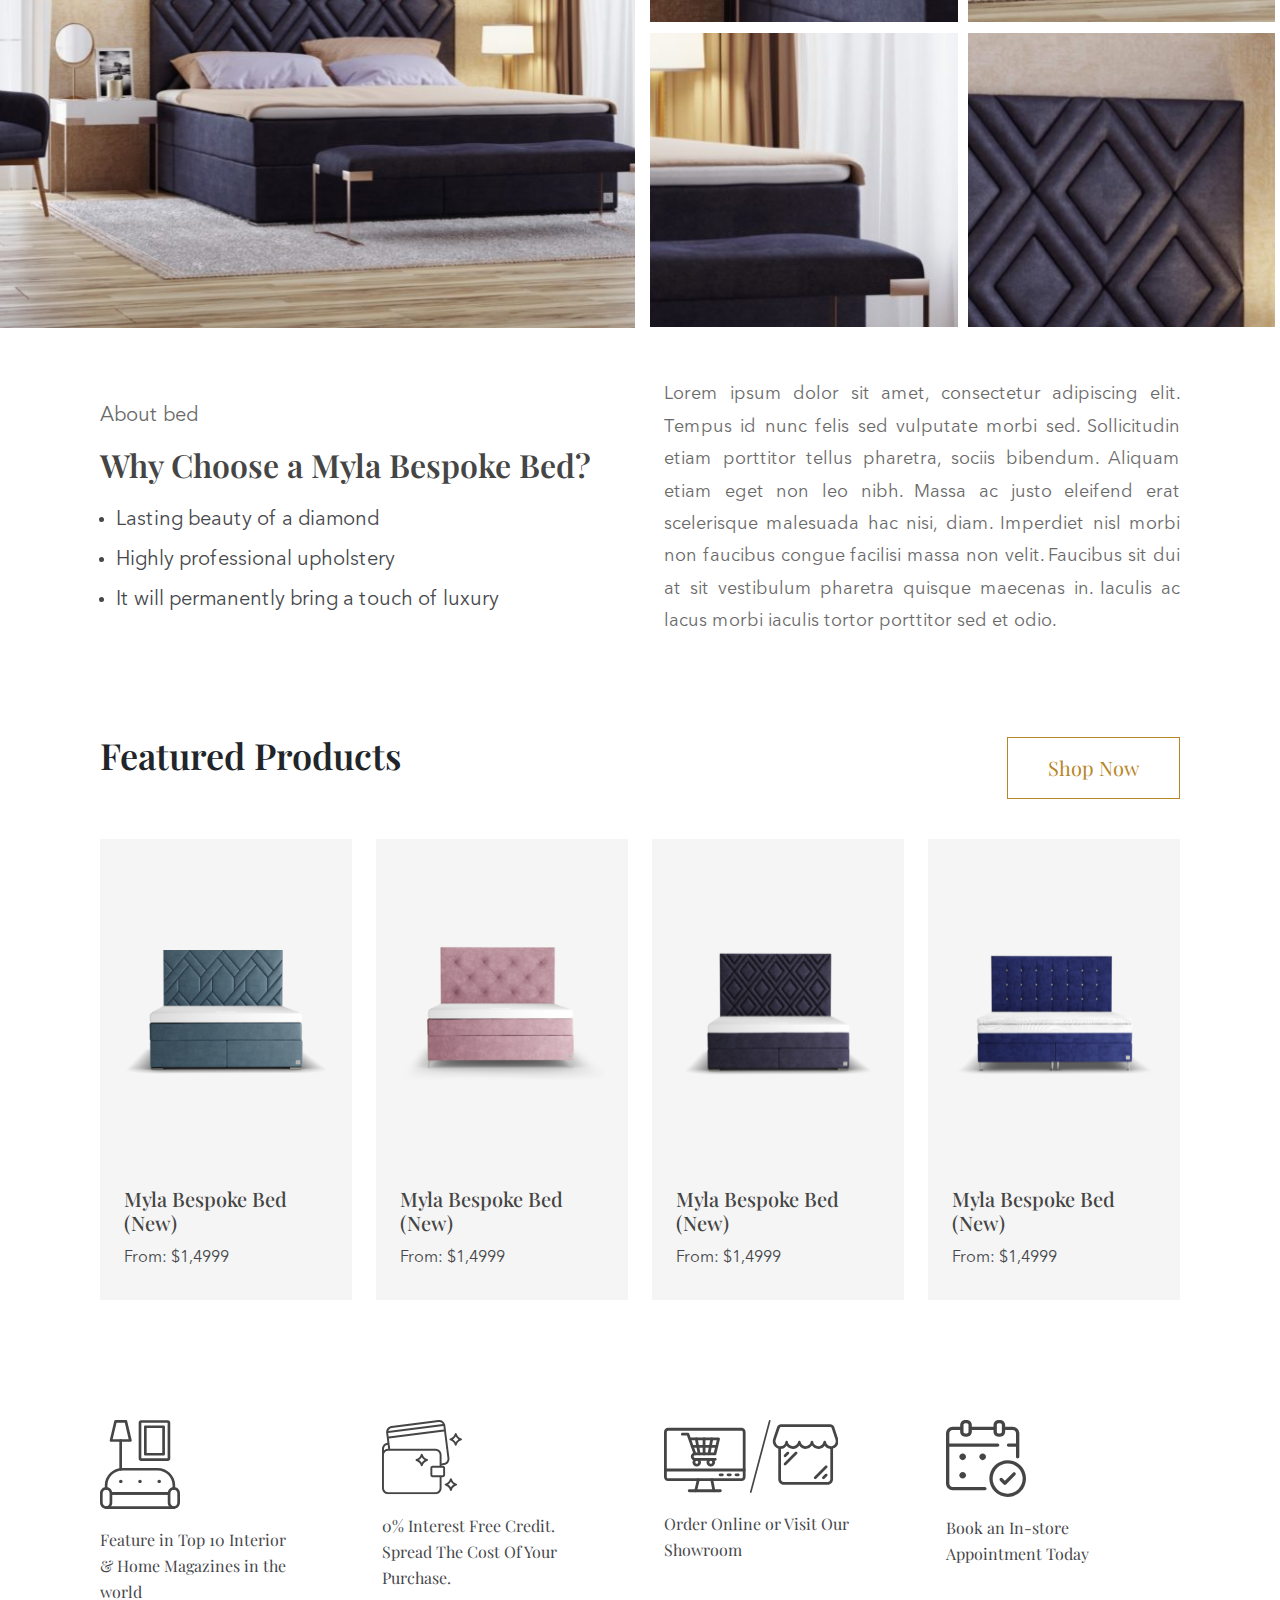
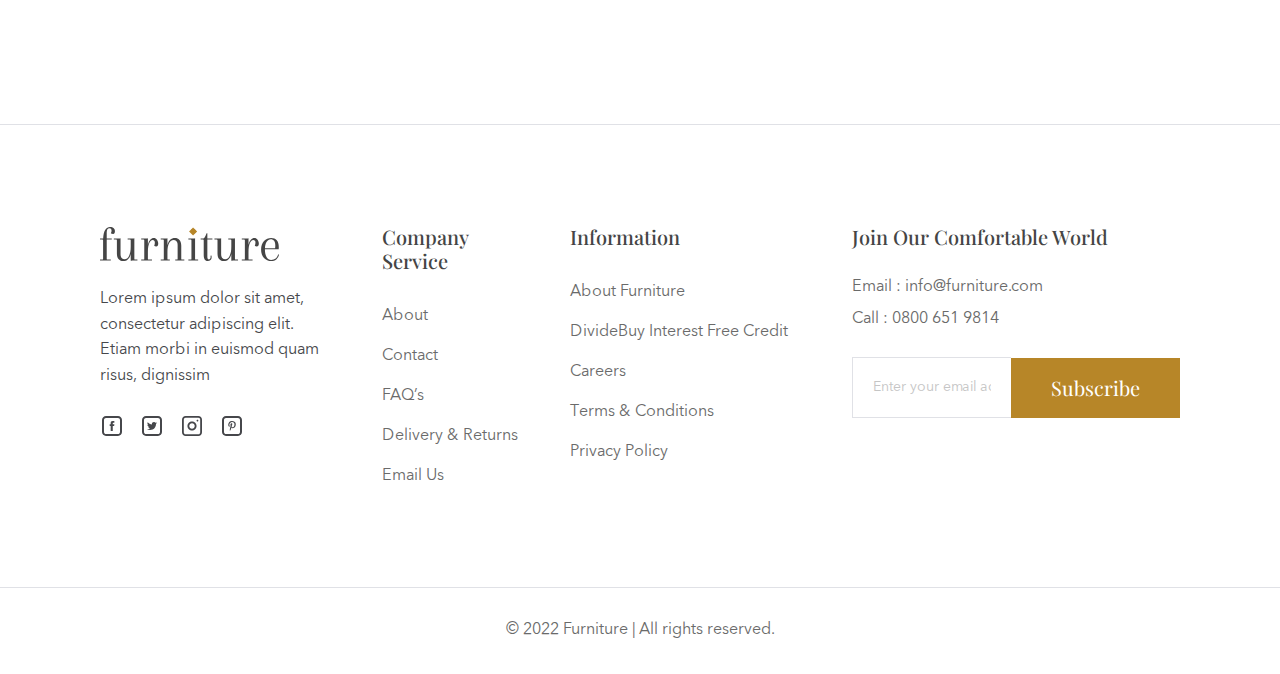
<file: product-details.html>
<!DOCTYPE html>
<html lang="en">
<head>
    <meta charset="UTF-8">
    <meta http-equiv="X-UA-Compatible" content="IE=edge">
    <meta name="viewport" content="width=device-width, initial-scale=1.0">
    <title>Furniture | Product Details</title>
    <link rel="shortcut icon" href="favicon.svg" type="image/svg">
    <!-- BOOTSTRAP-CSS -->
    <link rel="stylesheet" href="assets/css/bootstrap.min.css">
    <!-- FURNITURE-CSS -->
    <link rel="stylesheet" href="assets/css/style.css">

</head>
<body>

    <!-- PRELOADER START -->
    <div class="preloader" id="preloader">
        <div class="loader"></div>
    </div>
    <!-- PRELOADER END -->

    <!-- TOPBAR SECTION START -->
    <section class="topbar">
        <div class="furniture-container">
            <div class="topbar-content">
                <div class="topbar-info">
                    <p class="topbar-title">Get Free Delivery on all orders over $599</p>
                </div>

                <button type="button" class="btn-delete">
                    <svg width="16" height="16" viewBox="0 0 16 16" fill="none" xmlns="http://www.w3.org/2000/svg">
                        <path d="M12 4L4 12" stroke="#46474B" stroke-width="1.4" stroke-linecap="round" stroke-linejoin="round"/>
                        <path d="M4 4L12 12" stroke="#46474B" stroke-width="1.4" stroke-linecap="round" stroke-linejoin="round"/>
                    </svg>
                </button>
            </div>
        </div>
    </section>
    <!-- TOPBAR SECTION END -->

    <!-- HEADER SECTION START -->
    <header class="header">
        <div class="header-content">
            <div class="header-top">
                <div class="furniture-container">
                    <div class="header-top-content">
                        <div class="left-content">
                            <ul class="headerlist">
                                <li class="headerlist-item">
                                    <a href="#" class="headerlist-link">Meterials</a>
                                </li>

                                <li class="headerlist-item">
                                    <a href="#" class="headerlist-link">Reviews</a>
                                </li>
                                
                                <li class="headerlist-item">
                                    <a href="#" class="headerlist-link">Impact</a>
                                </li>

                                <li class="headerlist-item">
                                    <a href="#" class="headerlist-link">Rewards</a>
                                </li>
                            </ul>
                        </div>

                        <div class="center-content">
                            <a href="index.html" class="logo">
                                <img src="assets/images/logo/logo.svg" alt="logo">
                            </a>
                        </div>

                        <div class="right-content">
                            <ul class="sociallist">
                                <li class="sociallist-item">
                                    <a href="https://www.facebook.com" target="_blank" class="sociallist-link">
                                        <svg width="24" height="24" viewBox="0 0 24 24" fill="none" xmlns="http://www.w3.org/2000/svg">
                                            <path d="M10.695 8.937V10.314H9.68701V11.997H10.695V17H12.767V11.997H14.157C14.157 11.997 14.288 11.19 14.351 10.307H12.775V9.157C12.775 8.984 13.001 8.753 13.225 8.753H14.353V7H12.818C10.644 7 10.695 8.685 10.695 8.937Z" fill="#46474B"/>
                                            <path d="M6 4C5.46957 4 4.96086 4.21071 4.58579 4.58579C4.21071 4.96086 4 5.46957 4 6V18C4 18.5304 4.21071 19.0391 4.58579 19.4142C4.96086 19.7893 5.46957 20 6 20H18C18.5304 20 19.0391 19.7893 19.4142 19.4142C19.7893 19.0391 20 18.5304 20 18V6C20 5.46957 19.7893 4.96086 19.4142 4.58579C19.0391 4.21071 18.5304 4 18 4H6ZM6 2H18C19.0609 2 20.0783 2.42143 20.8284 3.17157C21.5786 3.92172 22 4.93913 22 6V18C22 19.0609 21.5786 20.0783 20.8284 20.8284C20.0783 21.5786 19.0609 22 18 22H6C4.93913 22 3.92172 21.5786 3.17157 20.8284C2.42143 20.0783 2 19.0609 2 18V6C2 4.93913 2.42143 3.92172 3.17157 3.17157C3.92172 2.42143 4.93913 2 6 2Z" fill="#46474B"/>
                                        </svg>
                                    </a>
                                </li>
                                
                                <li class="sociallist-item">
                                    <a href="https://www.twitter.com" target="_blank" class="sociallist-link">
                                        <svg width="24" height="24" viewBox="0 0 24 24" fill="none" xmlns="http://www.w3.org/2000/svg">
                                            <path d="M17 8.94701C16.632 9.10701 16.237 9.21701 15.822 9.26501C16.246 9.01501 16.57 8.61901 16.724 8.14801C16.32 8.38348 15.8791 8.54913 15.42 8.63801C15.2269 8.43558 14.9945 8.27462 14.7372 8.16493C14.4798 8.05524 14.2028 7.99913 13.923 8.00001C12.79 8.00001 11.872 8.90501 11.872 10.02C11.872 10.178 11.89 10.332 11.925 10.48C11.1123 10.4414 10.3166 10.2339 9.58865 9.87056C8.86068 9.50726 8.21643 8.99621 7.697 8.37001C7.51456 8.67711 7.41851 9.02781 7.419 9.38501C7.419 10.085 7.782 10.705 8.332 11.066C8.00644 11.0558 7.68786 10.9691 7.402 10.813V10.838C7.40509 11.3075 7.5708 11.7613 7.87092 12.1224C8.17103 12.4834 8.587 12.7292 9.048 12.818C8.74536 12.898 8.42869 12.9096 8.121 12.852C8.25513 13.2559 8.51167 13.608 8.85502 13.8594C9.19837 14.1108 9.61148 14.2491 10.037 14.255C9.30696 14.8176 8.41064 15.1215 7.489 15.119C7.324 15.119 7.161 15.109 7 15.091C7.94047 15.6863 9.03096 16.0016 10.144 16C13.918 16 15.981 12.922 15.981 10.252L15.974 9.99001C16.3763 9.70729 16.7239 9.3539 17 8.94701Z" fill="#46474B"/>
                                            <path d="M6 4C5.46957 4 4.96086 4.21071 4.58579 4.58579C4.21071 4.96086 4 5.46957 4 6V18C4 18.5304 4.21071 19.0391 4.58579 19.4142C4.96086 19.7893 5.46957 20 6 20H18C18.5304 20 19.0391 19.7893 19.4142 19.4142C19.7893 19.0391 20 18.5304 20 18V6C20 5.46957 19.7893 4.96086 19.4142 4.58579C19.0391 4.21071 18.5304 4 18 4H6ZM6 2H18C19.0609 2 20.0783 2.42143 20.8284 3.17157C21.5786 3.92172 22 4.93913 22 6V18C22 19.0609 21.5786 20.0783 20.8284 20.8284C20.0783 21.5786 19.0609 22 18 22H6C4.93913 22 3.92172 21.5786 3.17157 20.8284C2.42143 20.0783 2 19.0609 2 18V6C2 4.93913 2.42143 3.92172 3.17157 3.17157C3.92172 2.42143 4.93913 2 6 2Z" fill="#46474B"/>
                                        </svg>
                                    </a>
                                </li>

                                <li class="sociallist-item">
                                    <a href="https://www.instagram.com" target="_blank" class="sociallist-link">
                                        <svg width="24" height="24" viewBox="0 0 24 24" fill="none" xmlns="http://www.w3.org/2000/svg">
                                            <path fill-rule="evenodd" clip-rule="evenodd" d="M12 7.45453C10.7945 7.45453 9.63836 7.93342 8.78592 8.78586C7.93348 9.6383 7.45459 10.7945 7.45459 12C7.45459 13.2055 7.93348 14.3617 8.78592 15.2141C9.63836 16.0665 10.7945 16.5454 12 16.5454C13.2056 16.5454 14.3617 16.0665 15.2142 15.2141C16.0666 14.3617 16.5455 13.2055 16.5455 12C16.5455 10.7945 16.0666 9.6383 15.2142 8.78586C14.3617 7.93342 13.2056 7.45453 12 7.45453ZM9.27277 12C9.27277 12.7233 9.56011 13.417 10.0716 13.9285C10.583 14.4399 11.2767 14.7273 12 14.7273C12.7234 14.7273 13.4171 14.4399 13.9285 13.9285C14.44 13.417 14.7273 12.7233 14.7273 12C14.7273 11.2767 14.44 10.583 13.9285 10.0715C13.4171 9.56005 12.7234 9.27271 12 9.27271C11.2767 9.27271 10.583 9.56005 10.0716 10.0715C9.56011 10.583 9.27277 11.2767 9.27277 12Z" fill="#46474B"/>
                                            <path d="M17.4545 5.63635C17.2134 5.63635 16.9822 5.73213 16.8117 5.90262C16.6412 6.07311 16.5454 6.30434 16.5454 6.54544C16.5454 6.78655 16.6412 7.01778 16.8117 7.18827C16.9822 7.35876 17.2134 7.45453 17.4545 7.45453C17.6956 7.45453 17.9268 7.35876 18.0973 7.18827C18.2678 7.01778 18.3636 6.78655 18.3636 6.54544C18.3636 6.30434 18.2678 6.07311 18.0973 5.90262C17.9268 5.73213 17.6956 5.63635 17.4545 5.63635Z" fill="#46474B"/>
                                            <path fill-rule="evenodd" clip-rule="evenodd" d="M5.63636 2C4.67194 2 3.74702 2.38312 3.06507 3.06507C2.38312 3.74702 2 4.67194 2 5.63636V18.3636C2 19.3281 2.38312 20.253 3.06507 20.9349C3.74702 21.6169 4.67194 22 5.63636 22H18.3636C19.3281 22 20.253 21.6169 20.9349 20.9349C21.6169 20.253 22 19.3281 22 18.3636V5.63636C22 4.67194 21.6169 3.74702 20.9349 3.06507C20.253 2.38312 19.3281 2 18.3636 2H5.63636ZM18.3636 3.81818H5.63636C5.15415 3.81818 4.69169 4.00974 4.35071 4.35071C4.00974 4.69169 3.81818 5.15415 3.81818 5.63636V18.3636C3.81818 18.8458 4.00974 19.3083 4.35071 19.6493C4.69169 19.9903 5.15415 20.1818 5.63636 20.1818H18.3636C18.8458 20.1818 19.3083 19.9903 19.6493 19.6493C19.9903 19.3083 20.1818 18.8458 20.1818 18.3636V5.63636C20.1818 5.15415 19.9903 4.69169 19.6493 4.35071C19.3083 4.00974 18.8458 3.81818 18.3636 3.81818Z" fill="#46474B"/>
                                        </svg>
                                    </a>
                                </li>

                                <li class="sociallist-item">
                                    <a href="https://www.pinterest.com" target="_blank" class="sociallist-link">
                                        <svg width="24" height="24" viewBox="0 0 24 24" fill="none" xmlns="http://www.w3.org/2000/svg">
                                            <path d="M11.355 13.614C11.1 14.99 10.79 16.31 9.86603 17C9.58203 14.92 10.285 13.356 10.611 11.697C10.055 10.733 10.678 8.79097 11.851 9.26997C13.296 9.85797 10.601 12.856 12.411 13.23C14.299 13.622 15.071 9.85597 13.899 8.62997C12.207 6.86197 8.97203 8.58997 9.37003 11.122C9.46703 11.742 10.088 11.929 9.61803 12.783C8.53503 12.536 8.21203 11.656 8.25303 10.483C8.32003 8.56297 9.92803 7.21997 11.542 7.03297C13.582 6.79797 15.496 7.80497 15.761 9.78097C16.058 12.011 14.84 14.427 12.658 14.253C12.068 14.206 11.818 13.903 11.355 13.613V13.614Z" fill="#46474B"/>
                                            <path d="M6 4C5.46957 4 4.96086 4.21071 4.58579 4.58579C4.21071 4.96086 4 5.46957 4 6V18C4 18.5304 4.21071 19.0391 4.58579 19.4142C4.96086 19.7893 5.46957 20 6 20H18C18.5304 20 19.0391 19.7893 19.4142 19.4142C19.7893 19.0391 20 18.5304 20 18V6C20 5.46957 19.7893 4.96086 19.4142 4.58579C19.0391 4.21071 18.5304 4 18 4H6ZM6 2H18C19.0609 2 20.0783 2.42143 20.8284 3.17157C21.5786 3.92172 22 4.93913 22 6V18C22 19.0609 21.5786 20.0783 20.8284 20.8284C20.0783 21.5786 19.0609 22 18 22H6C4.93913 22 3.92172 21.5786 3.17157 20.8284C2.42143 20.0783 2 19.0609 2 18V6C2 4.93913 2.42143 3.92172 3.17157 3.17157C3.92172 2.42143 4.93913 2 6 2Z" fill="#46474B"/>
                                        </svg>
                                    </a>
                                </li>
                            </ul>
                        </div>
                    </div>
                </div>
            </div>

            <div class="divider"></div>

            <div class="header-bottom">
                <div class="furniture-container">
                    <div class="header-bottom-content">
                        <ul class="desktoplist">
                            <li class="desktoplist-item">
                                <a href="#" class="desktoplist-link">
                                    <span class="linktitle">Bedroom</span>

                                    <span class="linkicon">
                                        <svg width="24" height="24" viewBox="0 0 24 24" fill="none" xmlns="http://www.w3.org/2000/svg">
                                            <path d="M6 9L12 15L18 9" stroke="#454545" stroke-width="1.4" stroke-linecap="round" stroke-linejoin="round"/>
                                        </svg>
                                    </span>
                                </a>
                            </li>

                            <li class="desktoplist-item">
                                <a href="#" class="desktoplist-link">
                                    <span class="linktitle">Dining</span>

                                    <span class="linkicon">
                                        <svg width="24" height="24" viewBox="0 0 24 24" fill="none" xmlns="http://www.w3.org/2000/svg">
                                            <path d="M6 9L12 15L18 9" stroke="#454545" stroke-width="1.4" stroke-linecap="round" stroke-linejoin="round"/>
                                        </svg>
                                    </span>
                                </a>
                            </li>

                            <li class="desktoplist-item">
                                <a href="#" class="desktoplist-link">
                                    <span class="linktitle">Living</span>

                                    <span class="linkicon">
                                        <svg width="24" height="24" viewBox="0 0 24 24" fill="none" xmlns="http://www.w3.org/2000/svg">
                                            <path d="M6 9L12 15L18 9" stroke="#454545" stroke-width="1.4" stroke-linecap="round" stroke-linejoin="round"/>
                                        </svg>
                                    </span>
                                </a>
                            </li>

                            <li class="desktoplist-item">
                                <a href="#" class="desktoplist-link">Special Offers</a>
                            </li>

                            <li class="desktoplist-item">
                                <a href="#" class="desktoplist-link">Visit Our Showroom</a>
                            </li>

                            <li class="desktoplist-item">
                                <a href="#" class="desktoplist-link">About Us</a>
                            </li>
                        </ul>
                    </div>
                </div>
            </div>
        </div>
    </header>
    <!-- HEADER SECTION END -->

    <!-- FURNITURE-BREADCRUMB START -->
    <section class="furniturebreadcrumb">
        <div class="furniture-container">
            <nav aria-label="breadcrumb">
                <ol class="breadcrumb">
                    <li class="breadcrumb-item">
                        <a href="index.html">Home</a>
                    </li>

                    <li class="divider">
                        <svg width="16" height="16" viewBox="0 0 16 16" fill="none" xmlns="http://www.w3.org/2000/svg">
                            <path d="M6 12L10 8L6 4" stroke="#46474B" stroke-width="1.2" stroke-linecap="round" stroke-linejoin="round"/>
                        </svg>
                    </li>

                    <li class="breadcrumb-item">
                        <a href="product-details.html">Product Single</a>
                    </li>
                </ol>
            </nav>
        </div>
    </section>
    <!-- FURNITURE-BREADCRUMB END -->

    <!-- PRODUCT-DETAILS START -->
    <section class="productdetails">
        <div class="furniture-container">
            <div class="row g-5">
                <div class="col-lg-6 col-12">
                    <div class="thumbnail">
                        <div class="thumb">
                            <img src="assets/images/product-details/product-thumbnail.svg" alt="product-thumb">
                        </div>
                    </div>
                </div>

                <div class="col-lg-6 col-12">
                    <div class="descriptions">
                        <div class="descriptions-header">
                            <div class="detailinfo">
                                <h3 class="title">Myla Bespoke Bed (New)</h3>

                                <ul class="ratinglist">
                                    <li class="ratinglist-item">
                                        <svg width="20" height="19" viewBox="0 0 20 19" fill="none" xmlns="http://www.w3.org/2000/svg">
                                            <path d="M10 0L12.2451 6.90983H19.5106L13.6327 11.1803L15.8779 18.0902L10 13.8197L4.12215 18.0902L6.36729 11.1803L0.489435 6.90983H7.75486L10 0Z" fill="#FCA610"/>
                                        </svg>
                                    </li>

                                    <li class="ratinglist-item">
                                        <svg width="20" height="19" viewBox="0 0 20 19" fill="none" xmlns="http://www.w3.org/2000/svg">
                                            <path d="M10 0L12.2451 6.90983H19.5106L13.6327 11.1803L15.8779 18.0902L10 13.8197L4.12215 18.0902L6.36729 11.1803L0.489435 6.90983H7.75486L10 0Z" fill="#FCA610"/>
                                        </svg>
                                    </li>

                                    <li class="ratinglist-item">
                                        <svg width="20" height="19" viewBox="0 0 20 19" fill="none" xmlns="http://www.w3.org/2000/svg">
                                            <path d="M10 0L12.2451 6.90983H19.5106L13.6327 11.1803L15.8779 18.0902L10 13.8197L4.12215 18.0902L6.36729 11.1803L0.489435 6.90983H7.75486L10 0Z" fill="#FCA610"/>
                                        </svg>
                                    </li>

                                    <li class="ratinglist-item">
                                        <svg width="20" height="19" viewBox="0 0 20 19" fill="none" xmlns="http://www.w3.org/2000/svg">
                                            <path d="M10 0L12.2451 6.90983H19.5106L13.6327 11.1803L15.8779 18.0902L10 13.8197L4.12215 18.0902L6.36729 11.1803L0.489435 6.90983H7.75486L10 0Z" fill="#FCA610"/>
                                        </svg>
                                    </li>

                                    <li class="ratinglist-item">
                                        <svg width="20" height="19" viewBox="0 0 20 19" fill="none" xmlns="http://www.w3.org/2000/svg">
                                            <path d="M10 0L12.2451 6.90983H19.5106L13.6327 11.1803L15.8779 18.0902L10 13.8197L4.12215 18.0902L6.36729 11.1803L0.489435 6.90983H7.75486L10 0Z" fill="#E9E9E9"/>
                                        </svg>
                                    </li>
                                </ul>

                                <p class="price">From: $1,4999</p>
                            </div>

                            <p class="text">
                                Lorem ipsum dolor sit amet, consectetur adipiscing elit. Tempus id nunc felis sed vulputate morbi sed. 
                                Sollicitudin etiam porttitor tellus pharetra, sociis bibendum. Aliquam etiam eget non leo nibh. 
                                Massa ac justo eleifend erat scelerisque malesuada hac nisi, diam. Imperdie
                            </p>
                        </div>

                        <div class="descriptions-body">
                            <div class="detail">
                                <h4>155 cm</h4>
                                <p>Headboard Hight</p>
                            </div>

                            <div class="divider">
                                <svg width="1" height="77" viewBox="0 0 1 77" fill="none" xmlns="http://www.w3.org/2000/svg">
                                    <line x1="0.5" y1="2.18557e-08" x2="0.499997" y2="77" stroke="#E0E1E6"/>
                                </svg>
                            </div>
                            
                            <div class="detail">
                                <h4>15/25 cm</h4>
                                <p>Headboard Thickness</p>
                            </div>

                            <div class="divider">
                                <svg width="1" height="77" viewBox="0 0 1 77" fill="none" xmlns="http://www.w3.org/2000/svg">
                                    <line x1="0.5" y1="2.18557e-08" x2="0.499997" y2="77" stroke="#E0E1E6"/>
                                </svg>
                            </div>

                            <div class="detail">
                                <h4>22/32 cm</h4>
                                <p>Boxspring Height</p>
                            </div>

                            <div class="divider">
                                <svg width="1" height="77" viewBox="0 0 1 77" fill="none" xmlns="http://www.w3.org/2000/svg">
                                    <line x1="0.5" y1="2.18557e-08" x2="0.499997" y2="77" stroke="#E0E1E6"/>
                                </svg>
                            </div>

                            <div class="detail">
                                <h4>13 cm</h4>
                                <p>Leg Hight</p>
                            </div>

                            <div class="divider">
                                <svg width="1" height="77" viewBox="0 0 1 77" fill="none" xmlns="http://www.w3.org/2000/svg">
                                    <line x1="0.5" y1="2.18557e-08" x2="0.499997" y2="77" stroke="#E0E1E6"/>
                                </svg>
                            </div>

                            <div class="detail">
                                <h4>5 years</h4>
                                <p>Warranty</p>
                            </div>
                        </div>

                        <div class="descriptions-footer">
                            <div class="sizebox">
                                <div class="sizebox-header">
                                    <h4 class="sizebox-title">Available Bed Size</h4>
                                </div>
                                
                                <div class="sizebox-body">
                                    <button class="btn-size" type="button">Single</button>
                                    <button class="btn-size" type="button">Double</button>
                                    <button class="btn-size" type="button">Small Double</button>
                                    <button class="btn-size" type="button">King</button>
                                    <button class="btn-size" type="button">Super King</button>
                                </div>
                            </div>

                            <div class="sizebox">
                                <div class="sizebox-header">
                                    <h4 class="sizebox-title">Available Fabric Options</h4>
                                </div>
                                
                                <div class="sizebox-body">
                                    <button class="btn-size" type="button">Crushed Velvet</button>
                                    <button class="btn-size" type="button">Velvet</button>
                                    <button class="btn-size" type="button">Dream Suede</button>
                                    <button class="btn-size" type="button">Luxury Chenille</button>
                                </div>
                            </div>

                            <div class="interestedbox">
                                <a href="#" class="btn-bordered">I'm Interested</a>
                            </div>
                        </div>
                    </div>
                </div>
            </div>
        </div>
    </section>
    <!-- PRODUCT-DETAILS END -->

    <!-- PRODUCT-GALLERY SECTION START -->
    <section class="productgallery">
        <div class="leftcontent">
            <div class="gallerythumb">
                <img src="assets/images/product-gallery/gallery-item-1.svg" alt="gallery-thumbnail">
            </div>
        </div>

        <div class="rightcontent">
            <div class="singlecontent">
                <div class="gallerythumb">
                    <img src="assets/images/product-gallery/gallery-item-2.svg" alt="gallery-thumbnail">
                </div>
            </div>

            <div class="singlecontent">
                <div class="gallerythumb">
                    <img src="assets/images/product-gallery/gallery-item-3.svg" alt="gallery-thumbnail">
                </div>
            </div>

            <div class="singlecontent">
                <div class="gallerythumb">
                    <img src="assets/images/product-gallery/gallery-item-4.svg" alt="gallery-thumbnail">
                </div>
            </div>

            <div class="singlecontent">
                <div class="gallerythumb">
                    <img src="assets/images/product-gallery/gallery-item-5.svg" alt="gallery-thumbnail">
                </div>
            </div>
        </div>
    </section>
    <!-- PRODUCT-GALLERY SECTION END -->

    <!-- ABOUT-SECTION START -->
    <section class="aboutsection">
        <div class="furniture-container">
            <div class="row g-4 g-lg-5 align-items-center">
                <div class="col-lg-6">
                    <div class="aboutbox">
                        <hgroup class="titlegroup">
                            <h6 class="subtitle">About bed</h6>
                            <h2 class="title">Why Choose a Myla Bespoke Bed?</h2>
                        </hgroup>

                        <ul class="aboutlist">
                            <li class="aboutlist-item">Lasting beauty of a diamond</li>
                            <li class="aboutlist-item">Highly professional upholstery</li>
                            <li class="aboutlist-item">It will permanently bring a touch of luxury</li>
                        </ul>
                    </div>
                </div>

                <div class="col-lg-6">
                    <div class="detailbox">
                        <p class="about-text">
                            Lorem ipsum dolor sit amet, consectetur adipiscing elit. Tempus id nunc felis sed vulputate 
                            morbi sed. Sollicitudin etiam porttitor tellus pharetra, sociis bibendum. Aliquam etiam eget 
                            non leo nibh. Massa ac justo eleifend erat scelerisque malesuada hac nisi, diam. Imperdiet
                            nisl morbi non faucibus congue facilisi massa non velit. Faucibus sit dui at sit vestibulum
                            pharetra quisque maecenas in. Iaculis ac lacus morbi iaculis tortor porttitor sed et odio.
                        </p>
                    </div>
                </div>
            </div>
        </div>
    </section>
    <!-- ABOUT-SECTION END -->

    <!-- FEATURED-PRODUCT SECTION START -->
    <section class="featuredproduct pb-0">
        <div class="furniture-container">
            <div class="featuredproduct-content">
                <!-- FEATURED-PRODUCT HEADER START -->
                <div class="featuredproduct-header">
                    <h2 class="featuredtitle">Featured Products</h2>

                    <div class="allcategory">
                        <a href="#" class="btn-bordered">Shop Now</a>
                    </div>
                </div>
                <!-- FEATURED-PRODUCT HEADER END -->

                <!-- FEATURED-PRODUCT BODY START -->
                <div class="featuredproduct-body">
                    <div class="row g-4 productrow">
                        <div class="col-lg-3 col-md-6 col-sm-6 col-12">
                            <a href="product-details.html" class="productlink">
                                <div class="product">
                                    <div class="product-header">
                                        <div class="product-thumbnail">
                                            <img src="assets/images/products/product-1.svg" alt="product-thumbnail">
                                        </div>
                                    </div>
                                    
                                    <div class="product-body">
                                        <h5 class="product-title">Myla Bespoke Bed (New)</h5>
                                        <p class="product-price">From: $1,4999</p>
                                    </div>
                                </div>
                            </a>
                        </div>

                        <div class="col-lg-3 col-md-6 col-sm-6 col-12">
                            <a href="product-details.html" class="productlink">
                                <div class="product">
                                    <div class="product-header">
                                        <div class="product-thumbnail">
                                            <img src="assets/images/products/product-2.svg" alt="product-thumbnail">
                                        </div>
                                    </div>
                                    
                                    <div class="product-body">
                                        <h5 class="product-title">Myla Bespoke Bed (New)</h5>
                                        <p class="product-price">From: $1,4999</p>
                                    </div>
                                </div>
                            </a>
                        </div>

                        <div class="col-lg-3 col-md-6 col-sm-6 col-12">
                            <a href="product-details.html" class="productlink">
                                <div class="product">
                                    <div class="product-header">
                                        <div class="product-thumbnail">
                                            <img src="assets/images/products/product-3.svg" alt="product-thumbnail">
                                        </div>
                                    </div>
                                    
                                    <div class="product-body">
                                        <h5 class="product-title">Myla Bespoke Bed (New)</h5>
                                        <p class="product-price">From: $1,4999</p>
                                    </div>
                                </div>
                            </a>
                        </div>

                        <div class="col-lg-3 col-md-6 col-sm-6 col-12">
                            <a href="product-details.html" class="productlink">
                                <div class="product">
                                    <div class="product-header">
                                        <div class="product-thumbnail">
                                            <img src="assets/images/products/product-4.svg" alt="product-thumbnail">
                                        </div>
                                    </div>
                                    
                                    <div class="product-body">
                                        <h5 class="product-title">Myla Bespoke Bed (New)</h5>
                                        <p class="product-price">From: $1,4999</p>
                                    </div>
                                </div>
                            </a>
                        </div>
                    </div>
                </div>
                <!-- FEATURED-PRODUCT BODY END -->
            </div>
        </div>
    </section>
    <!-- FEATURED-PRODUCT SECTION END -->

    <!-- HOME-FEATURES START -->
    <section class="home-features">
        <div class="furniture-container">
            <div class="row g-5">
                <div class="col-lg-3 col-md-6 col-sm-6 col-12">
                    <div class="cardfeature">
                        <div class="cardfeature-header">
                            <img src="assets/images/features/feature-1.svg" alt="feature-thumbnail">
                        </div>
                        
                        <div class="cardfeature-body">
                            <h5 class="featuretitle">
                                Feature in Top 10 Interior & Home Magazines in the world
                            </h5>
                        </div>
                    </div>
                </div>

                <div class="col-lg-3 col-md-6 col-sm-6 col-12">
                    <div class="cardfeature">
                        <div class="cardfeature-header">
                            <img src="assets/images/features/feature-2.svg" alt="feature-thumbnail">
                        </div>
                        
                        <div class="cardfeature-body">
                            <h5 class="featuretitle">
                                0% Interest Free Credit. Spread The Cost Of Your Purchase.
                            </h5>
                        </div>
                    </div>
                </div>

                <div class="col-lg-3 col-md-6 col-sm-6 col-12">
                    <div class="cardfeature">
                        <div class="cardfeature-header">
                            <img src="assets/images/features/feature-3.svg" alt="feature-thumbnail">
                        </div>
                        
                        <div class="cardfeature-body">
                            <h5 class="featuretitle">
                                Order Online or Visit Our Showroom
                            </h5>
                        </div>
                    </div>
                </div>

                <div class="col-lg-3 col-md-6 col-sm-6 col-12">
                    <div class="cardfeature">
                        <div class="cardfeature-header">
                            <img src="assets/images/features/feature-4.svg" alt="feature-thumbnail">
                        </div>
                        
                        <div class="cardfeature-body">
                            <h5 class="featuretitle">
                                Book an In-store Appointment Today
                            </h5>
                        </div>
                    </div>
                </div>
            </div>
        </div>
    </section>
    <!-- HOME-FEATURES END -->

    <!-- FOOTER-SECTION START -->
    <footer class="footer">
        <!-- FOOTER-INFO START -->
        <div class="footer-info">
            <div class="furniture-container">
                <div class="row g-5">
                    <div class="col-lg-3 col-md-6 col-sm-6 col-12">
                        <div class="footinfo">
                            <div class="footlogo">
                                <img src="assets/images/logo/footer-logo.svg" alt="footer-logo">
                            </div>

                            <p class="foot-text">
                                Lorem ipsum dolor sit amet, consectetur 
                                adipiscing elit. Etiam morbi in euismod 
                                quam risus, dignissim
                            </p>

                            <ul class="footsociallist">
                                <li class="footsociallist-item">
                                    <a href="https://www.facebook.com" target="_blank" class="footsociallist-link">
                                        <svg width="24" height="24" viewBox="0 0 24 24" fill="none" xmlns="http://www.w3.org/2000/svg">
                                            <path d="M10.695 8.937V10.314H9.68701V11.997H10.695V17H12.767V11.997H14.157C14.157 11.997 14.288 11.19 14.351 10.307H12.775V9.157C12.775 8.984 13.001 8.753 13.225 8.753H14.353V7H12.818C10.644 7 10.695 8.685 10.695 8.937Z" fill="#46474B"/>
                                            <path d="M6 4C5.46957 4 4.96086 4.21071 4.58579 4.58579C4.21071 4.96086 4 5.46957 4 6V18C4 18.5304 4.21071 19.0391 4.58579 19.4142C4.96086 19.7893 5.46957 20 6 20H18C18.5304 20 19.0391 19.7893 19.4142 19.4142C19.7893 19.0391 20 18.5304 20 18V6C20 5.46957 19.7893 4.96086 19.4142 4.58579C19.0391 4.21071 18.5304 4 18 4H6ZM6 2H18C19.0609 2 20.0783 2.42143 20.8284 3.17157C21.5786 3.92172 22 4.93913 22 6V18C22 19.0609 21.5786 20.0783 20.8284 20.8284C20.0783 21.5786 19.0609 22 18 22H6C4.93913 22 3.92172 21.5786 3.17157 20.8284C2.42143 20.0783 2 19.0609 2 18V6C2 4.93913 2.42143 3.92172 3.17157 3.17157C3.92172 2.42143 4.93913 2 6 2Z" fill="#46474B"/>
                                        </svg>
                                    </a>
                                </li>
                                
                                <li class="footsociallist-item">
                                    <a href="https://www.twitter.com" target="_blank" class="footsociallist-link">
                                        <svg width="24" height="24" viewBox="0 0 24 24" fill="none" xmlns="http://www.w3.org/2000/svg">
                                            <path d="M17 8.94701C16.632 9.10701 16.237 9.21701 15.822 9.26501C16.246 9.01501 16.57 8.61901 16.724 8.14801C16.32 8.38348 15.8791 8.54913 15.42 8.63801C15.2269 8.43558 14.9945 8.27462 14.7372 8.16493C14.4798 8.05524 14.2028 7.99913 13.923 8.00001C12.79 8.00001 11.872 8.90501 11.872 10.02C11.872 10.178 11.89 10.332 11.925 10.48C11.1123 10.4414 10.3166 10.2339 9.58865 9.87056C8.86068 9.50726 8.21643 8.99621 7.697 8.37001C7.51456 8.67711 7.41851 9.02781 7.419 9.38501C7.419 10.085 7.782 10.705 8.332 11.066C8.00644 11.0558 7.68786 10.9691 7.402 10.813V10.838C7.40509 11.3075 7.5708 11.7613 7.87092 12.1224C8.17103 12.4834 8.587 12.7292 9.048 12.818C8.74536 12.898 8.42869 12.9096 8.121 12.852C8.25513 13.2559 8.51167 13.608 8.85502 13.8594C9.19837 14.1108 9.61148 14.2491 10.037 14.255C9.30696 14.8176 8.41064 15.1215 7.489 15.119C7.324 15.119 7.161 15.109 7 15.091C7.94047 15.6863 9.03096 16.0016 10.144 16C13.918 16 15.981 12.922 15.981 10.252L15.974 9.99001C16.3763 9.70729 16.7239 9.3539 17 8.94701Z" fill="#46474B"/>
                                            <path d="M6 4C5.46957 4 4.96086 4.21071 4.58579 4.58579C4.21071 4.96086 4 5.46957 4 6V18C4 18.5304 4.21071 19.0391 4.58579 19.4142C4.96086 19.7893 5.46957 20 6 20H18C18.5304 20 19.0391 19.7893 19.4142 19.4142C19.7893 19.0391 20 18.5304 20 18V6C20 5.46957 19.7893 4.96086 19.4142 4.58579C19.0391 4.21071 18.5304 4 18 4H6ZM6 2H18C19.0609 2 20.0783 2.42143 20.8284 3.17157C21.5786 3.92172 22 4.93913 22 6V18C22 19.0609 21.5786 20.0783 20.8284 20.8284C20.0783 21.5786 19.0609 22 18 22H6C4.93913 22 3.92172 21.5786 3.17157 20.8284C2.42143 20.0783 2 19.0609 2 18V6C2 4.93913 2.42143 3.92172 3.17157 3.17157C3.92172 2.42143 4.93913 2 6 2Z" fill="#46474B"/>
                                        </svg>
                                    </a>
                                </li>

                                <li class="footsociallist-item">
                                    <a href="https://www.instagram.com" target="_blank" class="footsociallist-link">
                                        <svg width="24" height="24" viewBox="0 0 24 24" fill="none" xmlns="http://www.w3.org/2000/svg">
                                            <path fill-rule="evenodd" clip-rule="evenodd" d="M12 7.45453C10.7945 7.45453 9.63836 7.93342 8.78592 8.78586C7.93348 9.6383 7.45459 10.7945 7.45459 12C7.45459 13.2055 7.93348 14.3617 8.78592 15.2141C9.63836 16.0665 10.7945 16.5454 12 16.5454C13.2056 16.5454 14.3617 16.0665 15.2142 15.2141C16.0666 14.3617 16.5455 13.2055 16.5455 12C16.5455 10.7945 16.0666 9.6383 15.2142 8.78586C14.3617 7.93342 13.2056 7.45453 12 7.45453ZM9.27277 12C9.27277 12.7233 9.56011 13.417 10.0716 13.9285C10.583 14.4399 11.2767 14.7273 12 14.7273C12.7234 14.7273 13.4171 14.4399 13.9285 13.9285C14.44 13.417 14.7273 12.7233 14.7273 12C14.7273 11.2767 14.44 10.583 13.9285 10.0715C13.4171 9.56005 12.7234 9.27271 12 9.27271C11.2767 9.27271 10.583 9.56005 10.0716 10.0715C9.56011 10.583 9.27277 11.2767 9.27277 12Z" fill="#46474B"/>
                                            <path d="M17.4545 5.63635C17.2134 5.63635 16.9822 5.73213 16.8117 5.90262C16.6412 6.07311 16.5454 6.30434 16.5454 6.54544C16.5454 6.78655 16.6412 7.01778 16.8117 7.18827C16.9822 7.35876 17.2134 7.45453 17.4545 7.45453C17.6956 7.45453 17.9268 7.35876 18.0973 7.18827C18.2678 7.01778 18.3636 6.78655 18.3636 6.54544C18.3636 6.30434 18.2678 6.07311 18.0973 5.90262C17.9268 5.73213 17.6956 5.63635 17.4545 5.63635Z" fill="#46474B"/>
                                            <path fill-rule="evenodd" clip-rule="evenodd" d="M5.63636 2C4.67194 2 3.74702 2.38312 3.06507 3.06507C2.38312 3.74702 2 4.67194 2 5.63636V18.3636C2 19.3281 2.38312 20.253 3.06507 20.9349C3.74702 21.6169 4.67194 22 5.63636 22H18.3636C19.3281 22 20.253 21.6169 20.9349 20.9349C21.6169 20.253 22 19.3281 22 18.3636V5.63636C22 4.67194 21.6169 3.74702 20.9349 3.06507C20.253 2.38312 19.3281 2 18.3636 2H5.63636ZM18.3636 3.81818H5.63636C5.15415 3.81818 4.69169 4.00974 4.35071 4.35071C4.00974 4.69169 3.81818 5.15415 3.81818 5.63636V18.3636C3.81818 18.8458 4.00974 19.3083 4.35071 19.6493C4.69169 19.9903 5.15415 20.1818 5.63636 20.1818H18.3636C18.8458 20.1818 19.3083 19.9903 19.6493 19.6493C19.9903 19.3083 20.1818 18.8458 20.1818 18.3636V5.63636C20.1818 5.15415 19.9903 4.69169 19.6493 4.35071C19.3083 4.00974 18.8458 3.81818 18.3636 3.81818Z" fill="#46474B"/>
                                        </svg>
                                    </a>
                                </li>

                                <li class="footsociallist-item">
                                    <a href="https://www.pinterest.com" target="_blank" class="footsociallist-link">
                                        <svg width="24" height="24" viewBox="0 0 24 24" fill="none" xmlns="http://www.w3.org/2000/svg">
                                            <path d="M11.355 13.614C11.1 14.99 10.79 16.31 9.86603 17C9.58203 14.92 10.285 13.356 10.611 11.697C10.055 10.733 10.678 8.79097 11.851 9.26997C13.296 9.85797 10.601 12.856 12.411 13.23C14.299 13.622 15.071 9.85597 13.899 8.62997C12.207 6.86197 8.97203 8.58997 9.37003 11.122C9.46703 11.742 10.088 11.929 9.61803 12.783C8.53503 12.536 8.21203 11.656 8.25303 10.483C8.32003 8.56297 9.92803 7.21997 11.542 7.03297C13.582 6.79797 15.496 7.80497 15.761 9.78097C16.058 12.011 14.84 14.427 12.658 14.253C12.068 14.206 11.818 13.903 11.355 13.613V13.614Z" fill="#46474B"/>
                                            <path d="M6 4C5.46957 4 4.96086 4.21071 4.58579 4.58579C4.21071 4.96086 4 5.46957 4 6V18C4 18.5304 4.21071 19.0391 4.58579 19.4142C4.96086 19.7893 5.46957 20 6 20H18C18.5304 20 19.0391 19.7893 19.4142 19.4142C19.7893 19.0391 20 18.5304 20 18V6C20 5.46957 19.7893 4.96086 19.4142 4.58579C19.0391 4.21071 18.5304 4 18 4H6ZM6 2H18C19.0609 2 20.0783 2.42143 20.8284 3.17157C21.5786 3.92172 22 4.93913 22 6V18C22 19.0609 21.5786 20.0783 20.8284 20.8284C20.0783 21.5786 19.0609 22 18 22H6C4.93913 22 3.92172 21.5786 3.17157 20.8284C2.42143 20.0783 2 19.0609 2 18V6C2 4.93913 2.42143 3.92172 3.17157 3.17157C3.92172 2.42143 4.93913 2 6 2Z" fill="#46474B"/>
                                        </svg>
                                    </a>
                                </li>
                            </ul>
                        </div>
                    </div>
                    
                    <div class="col-lg-2 col-md-6 col-sm-6 col-12">
                        <div class="footer-details">
                            <h6 class="footer-title">Company Service</h6>

                            <ul class="footerlist">
                                <li class="footerlist-item">
                                    <a href="#" class="footerlist-link">About</a>
                                </li>
                                
                                <li class="footerlist-item">
                                    <a href="#" class="footerlist-link">Contact</a>
                                </li>

                                <li class="footerlist-item">
                                    <a href="#" class="footerlist-link">FAQ’s</a>
                                </li>

                                <li class="footerlist-item">
                                    <a href="#" class="footerlist-link">Delivery & Returns</a>
                                </li>

                                <li class="footerlist-item">
                                    <a href="#" class="footerlist-link">Email Us</a>
                                </li>
                            </ul>
                        </div>
                    </div>

                    <div class="col-lg-3 col-md-6 col-sm-6 col-12">
                        <div class="footer-details">
                            <h6 class="footer-title">Information</h6>

                            <ul class="footerlist">
                                <li class="footerlist-item">
                                    <a href="#" class="footerlist-link">About Furniture</a>
                                </li>
                                
                                <li class="footerlist-item">
                                    <a href="#" class="footerlist-link">DivideBuy Interest Free Credit</a>
                                </li>

                                <li class="footerlist-item">
                                    <a href="#" class="footerlist-link">Careers</a>
                                </li>

                                <li class="footerlist-item">
                                    <a href="#" class="footerlist-link">Terms & Conditions</a>
                                </li>

                                <li class="footerlist-item">
                                    <a href="#" class="footerlist-link">Privacy Policy</a>
                                </li>
                            </ul>
                        </div>
                    </div>

                    <div class="col-lg-4 col-md-6 col-sm-6 col-12">
                        <div class="footerjoin">
                            <h6 class="footer-title">Join Our Comfortable World</h6>

                            <div class="contactinfo">
                                <p class="contactinfo-text">
                                    Email : <a href="mailto:info@furniture.com" class="link">info@furniture.com</a>
                                </p>

                                <p class="contactinfo-text">
                                    Call : <a href="tel:08006519814" class="link">0800 651 9814</a>
                                </p>
                            </div>

                            <div class="footer-subscribe">
                                <input type="email" placeholder="Enter your email address" class="inputfield">
                                <button class="btn-subscribe" type="button">Subscribe</button>
                            </div>
                        </div>
                    </div>
                </div>
            </div>
        </div>
        <!-- FOOTER-INFO END -->

        <!-- FOOTER-COPYRIGHT START -->
        <div class="copyright">
            <div class="furniture-container">
                <div class="copyright-info">
                    <p class="copyright-text">&copy; 2022 Furniture | All rights reserved.</p>
                </div>
            </div>
        </div>
        <!-- FOOTER-COPYRIGHT END -->
    </footer>
    <!-- FOOTER-SECTION END -->

    <!-- TOPBAR JS -->
    <script src="assets/js/topbar.js"></script>
    <!-- PRELOADER JS -->
    <script src="assets/js/loader.js"></script>
</body>
</html>
</file>
<file: assets/css/style.css>
/**=====================================================**
                    THEME-COLORS
=======================================================**/
/**=====================================================**
                    TEXT-COLORS
=======================================================**/
/**=====================================================**
                    BACKGROUND-COLORS
=======================================================**/
/**=====================================================**
                        BORDER-COLORS
=======================================================**/
/**=====================================================**
                        NORMAL-COLORS
=======================================================**/
/**=====================================================**
                        SHADOWS
=======================================================**/
/**=====================================================**
                        BOX-SHADOWS
=======================================================**/
/**=====================================================**
                    TIMING-VARIABLES
=======================================================**/
/**=====================================================**
                    GLOBAL-MIXINS
=======================================================**/
/**=====================================================**
                ANIMATION-STYLES
=======================================================**/
@import url("https://fonts.googleapis.com/css2?family=Playfair+Display:ital,wght@0,400;0,500;0,600;0,700;0,800;0,900;1,400;1,500;1,600;1,700;1,800;1,900&display=swap");
@-webkit-keyframes slideDownIn {
  0% {
    -webkit-transform: translateY(-100%);
            transform: translateY(-100%);
  }
  100% {
    -webkit-transform: translateY(0);
            transform: translateY(0);
  }
  0% {
    -webkit-transform: translateY(-100%);
            transform: translateY(-100%);
  }
}
@keyframes slideDownIn {
  0% {
    -webkit-transform: translateY(-100%);
            transform: translateY(-100%);
  }
  100% {
    -webkit-transform: translateY(0);
            transform: translateY(0);
  }
  0% {
    -webkit-transform: translateY(-100%);
            transform: translateY(-100%);
  }
}

@-webkit-keyframes slideDownInMobile {
  0% {
    -webkit-transform: translateY(-1.25rem);
            transform: translateY(-1.25rem);
  }
  100% {
    -webkit-transform: translateY(0.625rem);
            transform: translateY(0.625rem);
  }
  0% {
    -webkit-transform: translateY(-1.25rem);
            transform: translateY(-1.25rem);
  }
}

@keyframes slideDownInMobile {
  0% {
    -webkit-transform: translateY(-1.25rem);
            transform: translateY(-1.25rem);
  }
  100% {
    -webkit-transform: translateY(0.625rem);
            transform: translateY(0.625rem);
  }
  0% {
    -webkit-transform: translateY(-1.25rem);
            transform: translateY(-1.25rem);
  }
}

@-webkit-keyframes slideUpIn {
  0% {
    -webkit-transform: translateY(-1.25rem);
            transform: translateY(-1.25rem);
  }
  100% {
    -webkit-transform: translateY(0);
            transform: translateY(0);
  }
  0% {
    -webkit-transform: translateY(1.25rem);
            transform: translateY(1.25rem);
  }
}

@keyframes slideUpIn {
  0% {
    -webkit-transform: translateY(-1.25rem);
            transform: translateY(-1.25rem);
  }
  100% {
    -webkit-transform: translateY(0);
            transform: translateY(0);
  }
  0% {
    -webkit-transform: translateY(1.25rem);
            transform: translateY(1.25rem);
  }
}

@-webkit-keyframes slideUpInMobile {
  0% {
    -webkit-transform: translateY(2.5rem);
            transform: translateY(2.5rem);
  }
  100% {
    -webkit-transform: translateY(1.5625rem);
            transform: translateY(1.5625rem);
  }
  0% {
    -webkit-transform: translateY(2.5rem);
            transform: translateY(2.5rem);
  }
}

@keyframes slideUpInMobile {
  0% {
    -webkit-transform: translateY(2.5rem);
            transform: translateY(2.5rem);
  }
  100% {
    -webkit-transform: translateY(1.5625rem);
            transform: translateY(1.5625rem);
  }
  0% {
    -webkit-transform: translateY(2.5rem);
            transform: translateY(2.5rem);
  }
}

@-webkit-keyframes slideLeftIn {
  0% {
    -webkit-transform: translateX(6.25rem);
            transform: translateX(6.25rem);
  }
  100% {
    -webkit-transform: translateX(0);
            transform: translateX(0);
  }
  0% {
    -webkit-transform: translateX(-6.25rem);
            transform: translateX(-6.25rem);
  }
}

@keyframes slideLeftIn {
  0% {
    -webkit-transform: translateX(6.25rem);
            transform: translateX(6.25rem);
  }
  100% {
    -webkit-transform: translateX(0);
            transform: translateX(0);
  }
  0% {
    -webkit-transform: translateX(-6.25rem);
            transform: translateX(-6.25rem);
  }
}

@-webkit-keyframes slideRightIn {
  0% {
    -webkit-transform: translateX(6.25rem);
            transform: translateX(6.25rem);
  }
  100% {
    -webkit-transform: translateX(0);
            transform: translateX(0);
  }
  0% {
    -webkit-transform: translateX(6.25rem);
            transform: translateX(6.25rem);
  }
}

@keyframes slideRightIn {
  0% {
    -webkit-transform: translateX(6.25rem);
            transform: translateX(6.25rem);
  }
  100% {
    -webkit-transform: translateX(0);
            transform: translateX(0);
  }
  0% {
    -webkit-transform: translateX(6.25rem);
            transform: translateX(6.25rem);
  }
}

@keyframes floating {
  0% {
    -webkit-transform: translateY(0%);
            transform: translateY(0%);
  }
  50% {
    -webkit-transform: translateY(1%);
            transform: translateY(1%);
  }
  100% {
    -webkit-transform: translateY(0%);
            transform: translateY(0%);
  }
}

@-webkit-keyframes floating {
  0% {
    -webkit-transform: translateY(0%);
  }
  50% {
    -webkit-transform: translateY(1%);
  }
  100% {
    -webkit-transform: translateY(0%);
  }
}

/**==================================================
                GOOGLE FONT CDN (INTER)
==================================================**/
/**==================================================
                FONTS INFO START
==================================================**/
/**===============================================
                FONT STYLE MIXINS
===============================================**/
@font-face {
  font-family: 'Avenir Next LT Pro';
  src: url("../fonts/AvenirNextLTPro/AvenirNextLTPro-Regular.woff2") format("woff2"), url("../fonts/AvenirNextLTPro/AvenirNextLTPro-Regular.woff") format("woff");
  font-weight: normal;
  font-style: normal;
  font-display: swap;
}

@font-face {
  font-family: 'Futura Lt BT';
  src: url("../fonts/Futura Lt BT/FuturaBT-Light.woff2") format("woff2"), url("../fonts/Futura Lt BT/FuturaBT-Light.woff") format("woff");
  font-weight: 300;
  font-style: normal;
  font-display: swap;
}

/**=====================================================**
                BREAKPOINT-VARIABLES
=======================================================**/
/**=====================================================**
                BREAKPOINT-FUNCTIONS
=======================================================**/
/**=====================================================**
                    BREAKPOINT-MIXIN
=======================================================**/
/**=====================================================**
                    BREAKPOINT-USAGE
=======================================================**/
/**=====================================================**
                    GLOBAL-RESETTINGS
=======================================================**/
* {
  margin: 0;
  padding: 0;
  -webkit-box-sizing: border-box;
          box-sizing: border-box;
}

*::before,
*::after {
  -webkit-box-sizing: border-box;
          box-sizing: border-box;
}

a,
abbr,
acronym,
address,
applet,
article,
aside,
audio,
b,
big,
blockquote,
button,
body,
canvas,
caption,
center,
cite,
code,
dd,
del,
details,
dfn,
div,
dl,
dt,
em,
embed,
fieldset,
figcaption,
figure,
footer,
form,
h1,
h2,
h3,
h4,
h5,
h6,
header,
hgroup,
html,
i,
input,
iframe,
img,
ins,
kbd,
label,
legend,
li,
mark,
menu,
main,
nav,
object,
ol,
output,
option,
p,
pre,
q,
ruby,
s,
samp,
section,
small,
span,
strike,
strong,
sub,
summary,
select,
sup,
table,
tbody,
td,
tfoot,
th,
thead,
time,
tr,
tt,
u,
ul,
var,
video {
  margin: 0;
  padding: 0;
  border: 0;
}

a::-moz-selection,
abbr::-moz-selection,
acronym::-moz-selection,
address::-moz-selection,
applet::-moz-selection,
article::-moz-selection,
aside::-moz-selection,
audio::-moz-selection,
b::-moz-selection,
big::-moz-selection,
blockquote::-moz-selection,
button::-moz-selection,
body::-moz-selection,
canvas::-moz-selection,
caption::-moz-selection,
center::-moz-selection,
cite::-moz-selection,
code::-moz-selection,
dd::-moz-selection,
del::-moz-selection,
details::-moz-selection,
dfn::-moz-selection,
div::-moz-selection,
dl::-moz-selection,
dt::-moz-selection,
em::-moz-selection,
embed::-moz-selection,
fieldset::-moz-selection,
figcaption::-moz-selection,
figure::-moz-selection,
footer::-moz-selection,
form::-moz-selection,
h1::-moz-selection,
h2::-moz-selection,
h3::-moz-selection,
h4::-moz-selection,
h5::-moz-selection,
h6::-moz-selection,
header::-moz-selection,
hgroup::-moz-selection,
html::-moz-selection,
i::-moz-selection,
input::-moz-selection,
iframe::-moz-selection,
img::-moz-selection,
ins::-moz-selection,
kbd::-moz-selection,
label::-moz-selection,
legend::-moz-selection,
li::-moz-selection,
mark::-moz-selection,
menu::-moz-selection,
main::-moz-selection,
nav::-moz-selection,
object::-moz-selection,
ol::-moz-selection,
output::-moz-selection,
option::-moz-selection,
p::-moz-selection,
pre::-moz-selection,
q::-moz-selection,
ruby::-moz-selection,
s::-moz-selection,
samp::-moz-selection,
section::-moz-selection,
small::-moz-selection,
span::-moz-selection,
strike::-moz-selection,
strong::-moz-selection,
sub::-moz-selection,
summary::-moz-selection,
select::-moz-selection,
sup::-moz-selection,
table::-moz-selection,
tbody::-moz-selection,
td::-moz-selection,
tfoot::-moz-selection,
th::-moz-selection,
thead::-moz-selection,
time::-moz-selection,
tr::-moz-selection,
tt::-moz-selection,
u::-moz-selection,
ul::-moz-selection,
var::-moz-selection,
video::-moz-selection {
  background: #B78628;
  color: #ffffff;
}

a::selection,
abbr::selection,
acronym::selection,
address::selection,
applet::selection,
article::selection,
aside::selection,
audio::selection,
b::selection,
big::selection,
blockquote::selection,
button::selection,
body::selection,
canvas::selection,
caption::selection,
center::selection,
cite::selection,
code::selection,
dd::selection,
del::selection,
details::selection,
dfn::selection,
div::selection,
dl::selection,
dt::selection,
em::selection,
embed::selection,
fieldset::selection,
figcaption::selection,
figure::selection,
footer::selection,
form::selection,
h1::selection,
h2::selection,
h3::selection,
h4::selection,
h5::selection,
h6::selection,
header::selection,
hgroup::selection,
html::selection,
i::selection,
input::selection,
iframe::selection,
img::selection,
ins::selection,
kbd::selection,
label::selection,
legend::selection,
li::selection,
mark::selection,
menu::selection,
main::selection,
nav::selection,
object::selection,
ol::selection,
output::selection,
option::selection,
p::selection,
pre::selection,
q::selection,
ruby::selection,
s::selection,
samp::selection,
section::selection,
small::selection,
span::selection,
strike::selection,
strong::selection,
sub::selection,
summary::selection,
select::selection,
sup::selection,
table::selection,
tbody::selection,
td::selection,
tfoot::selection,
th::selection,
thead::selection,
time::selection,
tr::selection,
tt::selection,
u::selection,
ul::selection,
var::selection,
video::selection {
  background: #B78628;
  color: #ffffff;
}

article,
aside,
details,
figcaption,
figure,
footer,
header,
hgroup,
menu,
main,
nav,
section {
  display: block;
  margin: 0;
}

html {
  font-size: 100%;
  overflow-x: hidden;
}

/**=====================================================**
                    DEFAULT-SETTINGS
=======================================================**/
body {
  margin: 0;
  padding: 0;
  position: relative;
  overflow-x: hidden;
}

a {
  text-decoration: none;
  display: inline-block;
}

figure {
  margin-bottom: 0;
}

input::-webkit-outer-spin-button,
input::-webkit-inner-spin-button {
  -webkit-appearance: none;
  margin: 0;
}

/* Firefox */
input[type=number] {
  -moz-appearance: textfield;
}

input[type="search"]::-webkit-search-decoration,
input[type="search"]::-webkit-search-cancel-button,
input[type="search"]::-webkit-search-results-button,
input[type="search"]::-webkit-search-results-decoration {
  display: none;
}

input[type="search"]::-webkit-search-decoration:focus,
input[type="search"]::-webkit-search-cancel-button:focus,
input[type="search"]::-webkit-search-results-button:focus,
input[type="search"]::-webkit-search-results-decoration:focus {
  outline: none;
}

input:focus,
select:focus {
  outline: none;
}

textarea {
  resize: none;
}

::-webkit-datetime-edit-year-field:not([aria-valuenow]),
::-webkit-datetime-edit-month-field:not([aria-valuenow]),
::-webkit-datetime-edit-day-field:not([aria-valuenow]) {
  color: transparent;
}

input[type="date"]::before {
  content: attr(data-placeholder);
  width: 100%;
}

input[type="date"]:focus::before,
input[type="date"]:valid::before {
  display: none;
}

select {
  cursor: pointer;
}

.furniture-container {
  max-width: 107.5rem;
  margin-inline: auto;
  padding: 0rem 1.25rem;
}

@media screen and (min-width: 62rem) {
  .furniture-container {
    padding: 0rem 6.25rem;
  }
}

/**=======================================================**
                        HEADER SECTION START
**=======================================================**/
.header-content {
  display: -webkit-box;
  display: -ms-flexbox;
  display: flex;
  -webkit-box-orient: vertical;
  -webkit-box-direction: normal;
      -ms-flex-direction: column;
          flex-direction: column;
}

.header-top {
  padding: 1.125rem 0rem 1.5rem;
}

.header-top-content {
  display: -webkit-box;
  display: -ms-flexbox;
  display: flex;
  -webkit-box-align: center;
      -ms-flex-align: center;
          align-items: center;
  -webkit-box-pack: justify;
      -ms-flex-pack: justify;
          justify-content: space-between;
  align-items: center;
}

.header-top-content .left-content .header-slogan {
  color: #454545;
  font-family: "Avenir Next LT Pro";
  font-style: normal;
  font-size: 1rem;
  font-weight: normal;
  line-height: 1;
}

.header-top-content .left-content .headerlist {
  margin: 0;
  padding: 0;
  list-style: none;
  display: -webkit-box;
  display: -ms-flexbox;
  display: flex;
  -webkit-box-align: center;
      -ms-flex-align: center;
          align-items: center;
  gap: 1.25rem;
}

@media screen and (min-width: 87.5rem) {
  .header-top-content .left-content .headerlist {
    gap: 2.5rem;
  }
}

.header-top-content .left-content .headerlist-link {
  color: #454545;
  font-family: "Avenir Next LT Pro";
  font-style: normal;
  font-size: 1rem;
  font-weight: normal;
  line-height: 1;
}

.header-top-content .center-content .logo {
  width: 10.9375rem;
  height: 2.25rem;
  display: -webkit-box;
  display: -ms-flexbox;
  display: flex;
  -webkit-box-align: center;
      -ms-flex-align: center;
          align-items: center;
  -webkit-box-pack: center;
      -ms-flex-pack: center;
          justify-content: center;
}

.header-top-content .center-content .logo img {
  width: 100%;
  height: 100%;
  max-width: 100%;
  -o-object-fit: contain;
     object-fit: contain;
}

.header-top-content .right-content .sociallist {
  margin: 0;
  padding: 0;
  list-style: none;
  display: -webkit-box;
  display: -ms-flexbox;
  display: flex;
  -webkit-box-align: center;
      -ms-flex-align: center;
          align-items: center;
  gap: 1rem;
}

.header-top-content .right-content .sociallist-link {
  height: 1.5rem;
  width: 1.5rem;
  display: -webkit-box;
  display: -ms-flexbox;
  display: flex;
  -webkit-box-align: center;
      -ms-flex-align: center;
          align-items: center;
  -webkit-box-pack: center;
      -ms-flex-pack: center;
          justify-content: center;
  overflow: hidden;
}

.header-top-content .right-content .sociallist-link svg {
  width: 100%;
  height: 100%;
}

.header-bottom {
  border-top: solid 0.0625rem #E0E1E6;
  border-bottom: solid 0.0625rem #E0E1E6;
}

.header-bottom-content {
  display: -webkit-box;
  display: -ms-flexbox;
  display: flex;
  -webkit-box-align: center;
      -ms-flex-align: center;
          align-items: center;
  -webkit-box-pack: center;
      -ms-flex-pack: center;
          justify-content: center;
}

.header-bottom-content .desktoplist {
  margin: 0;
  padding: 0;
  list-style: none;
  display: -webkit-box;
  display: -ms-flexbox;
  display: flex;
  -webkit-box-align: center;
      -ms-flex-align: center;
          align-items: center;
}

.header-bottom-content .desktoplist-link {
  display: -webkit-box;
  display: -ms-flexbox;
  display: flex;
  -webkit-box-align: center;
      -ms-flex-align: center;
          align-items: center;
  -webkit-box-pack: center;
      -ms-flex-pack: center;
          justify-content: center;
  gap: 0.3125rem;
  color: #454545;
  font-family: "Avenir Next LT Pro";
  font-style: normal;
  font-size: 1rem;
  font-weight: normal;
  line-height: 1;
  padding: 1.5rem 1.25rem;
}

@media screen and (min-width: 87.5rem) {
  .header-bottom-content .desktoplist-link {
    padding: 1.5rem 2.5rem;
  }
}

.header-bottom-content .desktoplist-link .linktitle {
  color: #454545;
  font-family: "Avenir Next LT Pro";
  font-style: normal;
  font-size: 1rem;
  font-weight: normal;
  line-height: 1;
}

.header-bottom-content .desktoplist-link .linkicon {
  height: 1.5rem;
  width: 1.5rem;
  display: -webkit-box;
  display: -ms-flexbox;
  display: flex;
  -webkit-box-align: center;
      -ms-flex-align: center;
          align-items: center;
  -webkit-box-pack: center;
      -ms-flex-pack: center;
          justify-content: center;
  overflow: hidden;
}

.header-bottom-content .desktoplist-link .linkicon svg {
  width: 100%;
  height: 100%;
}

.header-bottom-content .desktoplist-link:not([disabled]):hover {
  color: #B78628;
}

.header-bottom-content .desktoplist-link:not([disabled]):hover .linktitle {
  color: #B78628;
}

.header-bottom-content .desktoplist-link:not([disabled]):hover .linkicon {
  -webkit-transform: rotate(180deg);
  transform: rotate(180deg);
}

.header-bottom-content .desktoplist-link:not([disabled]):hover .linkicon svg path {
  stroke: #B78628;
}

/**=======================================================**
                        HEADER SECTION END
**=======================================================**/
/**=====================================================
                FOOTER SECTION START
=====================================================**/
.footer-info {
  border-top: solid 0.0625rem #E0E1E6;
  border-bottom: solid 0.0625rem #E0E1E6;
  padding: 3.125rem 0rem;
}

@media screen and (min-width: 62rem) {
  .footer-info {
    padding: 6.25rem 0rem;
  }
}

.footer-info .footinfo {
  display: -webkit-box;
  display: -ms-flexbox;
  display: flex;
  -webkit-box-orient: vertical;
  -webkit-box-direction: normal;
      -ms-flex-direction: column;
          flex-direction: column;
  gap: 1rem;
}

@media screen and (min-width: 36rem) {
  .footer-info .footinfo {
    gap: 1.5rem;
  }
}

.footer-info .footinfo .footlogo {
  width: 11.25rem;
  height: 2.375rem;
  display: -webkit-box;
  display: -ms-flexbox;
  display: flex;
  -webkit-box-align: center;
      -ms-flex-align: center;
          align-items: center;
  -webkit-box-pack: center;
      -ms-flex-pack: center;
          justify-content: center;
  overflow: hidden;
}

.footer-info .footinfo .footlogo img {
  width: 100%;
  height: 100%;
  max-width: 100%;
  -o-object-fit: contain;
     object-fit: contain;
}

.footer-info .footinfo .foot-text {
  color: #46474B;
  font-family: "Avenir Next LT Pro";
  font-style: normal;
  font-size: 0.875rem;
  font-weight: normal;
  line-height: 1.42857;
}

@media screen and (min-width: 36rem) {
  .footer-info .footinfo .foot-text {
    font-family: "Avenir Next LT Pro";
    font-style: normal;
    font-size: 1rem;
    font-weight: normal;
    line-height: 1.6;
  }
}

.footer-info .footinfo .footsociallist {
  margin: 0;
  padding: 0;
  list-style: none;
  display: -webkit-box;
  display: -ms-flexbox;
  display: flex;
  -webkit-box-align: center;
      -ms-flex-align: center;
          align-items: center;
  gap: 1rem;
}

.footer-info .footinfo .footsociallist-link {
  height: 1.5rem;
  width: 1.5rem;
  display: -webkit-box;
  display: -ms-flexbox;
  display: flex;
  -webkit-box-align: center;
      -ms-flex-align: center;
          align-items: center;
  -webkit-box-pack: center;
      -ms-flex-pack: center;
          justify-content: center;
  overflow: hidden;
}

.footer-info .footinfo .footsociallist-link svg {
  width: 100%;
  height: 100%;
}

.footer-details {
  display: -webkit-box;
  display: -ms-flexbox;
  display: flex;
  -webkit-box-orient: vertical;
  -webkit-box-direction: normal;
      -ms-flex-direction: column;
          flex-direction: column;
  gap: 1rem;
}

@media screen and (min-width: 36rem) {
  .footer-details {
    gap: 1.875rem;
  }
}

.footer-details .footer-title {
  color: #454545;
  font-family: "Playfair Display";
  font-style: normal;
  font-size: 1.0625rem;
  font-weight: 500;
  line-height: 1.41176;
}

@media screen and (min-width: 36rem) {
  .footer-details .footer-title {
    font-family: "Playfair Display";
    font-style: normal;
    font-size: 1.25rem;
    font-weight: 500;
    line-height: 1.2;
  }
}

.footer-details .footerlist {
  margin: 0;
  padding: 0;
  list-style: none;
  display: -webkit-box;
  display: -ms-flexbox;
  display: flex;
  -webkit-box-orient: vertical;
  -webkit-box-direction: normal;
      -ms-flex-direction: column;
          flex-direction: column;
  gap: 0.75rem;
}

@media screen and (min-width: 36rem) {
  .footer-details .footerlist {
    gap: 1rem;
  }
}

.footer-details .footerlist-link {
  color: #6A6A6A;
  font-family: "Avenir Next LT Pro";
  font-style: normal;
  font-size: 0.875rem;
  font-weight: normal;
  line-height: 1;
  position: relative;
  -webkit-transition: all 250ms ease-in-out;
  transition: all 250ms ease-in-out;
}

@media screen and (min-width: 36rem) {
  .footer-details .footerlist-link {
    font-family: "Avenir Next LT Pro";
    font-style: normal;
    font-size: 1rem;
    font-weight: normal;
    line-height: 1;
  }
}

.footer-details .footerlist-link::before {
  content: "";
  position: absolute;
  bottom: 0.0625rem;
  left: 0;
  height: 0.0625rem;
  width: 0;
  background: #6A6A6A;
  -webkit-transition: .5s;
  transition: .5s;
}

.footer-details .footerlist-link:not([disabled]):hover {
  color: #B78628;
}

.footer-details .footerlist-link:not([disabled]):hover::before {
  width: 100%;
  background: #B78628;
}

.footer .footerjoin {
  display: -webkit-box;
  display: -ms-flexbox;
  display: flex;
  -webkit-box-orient: vertical;
  -webkit-box-direction: normal;
      -ms-flex-direction: column;
          flex-direction: column;
  gap: 1rem;
}

@media screen and (min-width: 36rem) {
  .footer .footerjoin {
    gap: 1.875rem;
  }
}

.footer .footerjoin .footer-title {
  color: #454545;
  font-family: "Playfair Display";
  font-style: normal;
  font-size: 1.0625rem;
  font-weight: 500;
  line-height: 1.41176;
}

@media screen and (min-width: 36rem) {
  .footer .footerjoin .footer-title {
    font-family: "Playfair Display";
    font-style: normal;
    font-size: 1.25rem;
    font-weight: 500;
    line-height: 1.2;
  }
}

.footer .footerjoin .contactinfo {
  display: -webkit-box;
  display: -ms-flexbox;
  display: flex;
  -webkit-box-orient: vertical;
  -webkit-box-direction: normal;
      -ms-flex-direction: column;
          flex-direction: column;
  gap: 1rem;
}

.footer .footerjoin .contactinfo-text {
  color: #6A6A6A;
  font-family: "Avenir Next LT Pro";
  font-style: normal;
  font-size: 0.875rem;
  font-weight: normal;
  line-height: 1;
}

@media screen and (min-width: 36rem) {
  .footer .footerjoin .contactinfo-text {
    font-family: "Avenir Next LT Pro";
    font-style: normal;
    font-size: 1rem;
    font-weight: normal;
    line-height: 1;
  }
}

.footer .footerjoin .contactinfo-text .link {
  color: #6A6A6A;
  font-family: "Avenir Next LT Pro";
  font-style: normal;
  font-size: 0.875rem;
  font-weight: normal;
  line-height: 1;
  position: relative;
  -webkit-transition: all 250ms ease-in-out;
  transition: all 250ms ease-in-out;
}

@media screen and (min-width: 36rem) {
  .footer .footerjoin .contactinfo-text .link {
    font-family: "Avenir Next LT Pro";
    font-style: normal;
    font-size: 1rem;
    font-weight: normal;
    line-height: 1;
  }
}

.footer .footerjoin .contactinfo-text .link::before {
  content: "";
  position: absolute;
  bottom: 0.0625rem;
  left: 0;
  height: 0.0625rem;
  width: 0;
  background: #6A6A6A;
  -webkit-transition: .5s;
  transition: .5s;
}

.footer .footerjoin .contactinfo-text .link:not([disabled]):hover {
  color: #B78628;
}

.footer .footerjoin .contactinfo-text .link:not([disabled]):hover::before {
  width: 100%;
  background: #B78628;
}

.footer-subscribe {
  display: -webkit-box;
  display: -ms-flexbox;
  display: flex;
  -webkit-box-align: center;
      -ms-flex-align: center;
          align-items: center;
}

.footer-subscribe .inputfield {
  width: calc(100% - 6.375rem);
  padding: 0.75rem 1.25rem;
  border: solid 0.0625rem #E0E1E6;
  border-right: 0;
  color: #454545;
  font-family: "Avenir Next LT Pro";
  font-style: normal;
  font-size: 0.875rem;
  font-weight: normal;
  line-height: 1;
}

@media screen and (min-width: 36rem) {
  .footer-subscribe .inputfield {
    width: calc(100% - 9.25rem);
    padding: 1.3125rem 1.25rem;
  }
}

.footer-subscribe .inputfield::-webkit-input-placeholder {
  color: #C5C5C5;
}

.footer-subscribe .inputfield:-ms-input-placeholder {
  color: #C5C5C5;
}

.footer-subscribe .inputfield::-ms-input-placeholder {
  color: #C5C5C5;
}

.footer-subscribe .inputfield::placeholder {
  color: #C5C5C5;
}

.footer-subscribe .btn-subscribe {
  padding: 0.875rem 1.25rem;
  background: #B78628;
  color: #ffffff;
  font-family: "Playfair Display";
  font-style: normal;
  font-size: 0.875rem;
  font-weight: normal;
  line-height: 1;
  -webkit-transition: all 250ms ease-in-out;
  transition: all 250ms ease-in-out;
}

@media screen and (min-width: 36rem) {
  .footer-subscribe .btn-subscribe {
    padding: 1.25rem 2.5rem;
    font-family: "Playfair Display";
    font-style: normal;
    font-size: 1.25rem;
    font-weight: normal;
    line-height: 1;
  }
}

.footer-subscribe .btn-subscribe:not([disabled]):hover {
  background: #d5a13d;
}

.footer .copyright {
  padding: 1.875rem 0rem;
}

.footer .copyright-info {
  display: -webkit-box;
  display: -ms-flexbox;
  display: flex;
  -webkit-box-align: center;
      -ms-flex-align: center;
          align-items: center;
  -webkit-box-pack: center;
      -ms-flex-pack: center;
          justify-content: center;
  text-align: center;
}

.footer .copyright-info .copyright-text {
  color: #6A6A6A;
  font-family: "Avenir Next LT Pro";
  font-style: normal;
  font-size: 0.875rem;
  font-weight: normal;
  line-height: 1.42857;
}

@media screen and (min-width: 36rem) {
  .footer .copyright-info .copyright-text {
    font-family: "Avenir Next LT Pro";
    font-style: normal;
    font-size: 1rem;
    font-weight: normal;
    line-height: 1.6;
  }
}

/**=====================================================
                FOOTER SECTION END
=====================================================**/
/**=====================================================**
                    BUTTON STYLE START
=======================================================**/
.btn-delete {
  background: transparent;
  border: none;
  height: 1rem;
  width: 1rem;
  display: -webkit-box;
  display: -ms-flexbox;
  display: flex;
  -webkit-box-align: center;
      -ms-flex-align: center;
          align-items: center;
  -webkit-box-pack: center;
      -ms-flex-pack: center;
          justify-content: center;
  overflow: hidden;
}

.btn-delete svg {
  width: 100%;
  height: 100%;
  -webkit-transition: transform 250ms ease-in-out;
  -webkit-transition: -webkit-transform 250ms ease-in-out;
  transition: -webkit-transform 250ms ease-in-out;
  transition: transform 250ms ease-in-out;
  transition: transform 250ms ease-in-out, -webkit-transform 250ms ease-in-out;
}

.btn-delete:not([disabled]):hover svg {
  -webkit-transform: rotate(90deg);
  transform: rotate(90deg);
}

.btn-shop {
  padding: 1.25rem 2.5rem;
  background: transparent;
  color: #ffffff;
  border: solid 0.0625rem #ffffff;
  font-family: "Playfair Display";
  font-style: normal;
  font-size: 0.875rem;
  font-weight: normal;
  line-height: 1;
  text-align: center;
  -webkit-transition: all 250ms ease-in-out;
  transition: all 250ms ease-in-out;
}

@media screen and (min-width: 31.25rem) {
  .btn-shop {
    font-family: "Playfair Display";
    font-style: normal;
    font-size: 1rem;
    font-weight: normal;
    line-height: 1;
  }
}

@media screen and (min-width: 36rem) {
  .btn-shop {
    padding: 1.25rem 2.5rem;
    font-family: "Playfair Display";
    font-style: normal;
    font-size: 1.25rem;
    font-weight: normal;
    line-height: 1;
  }
}

.btn-shop:not([disabled]):hover {
  background: #ffffff;
  color: #000000;
}

.btn-bordered {
  padding: 0.875rem 2.5rem;
  background: transparent;
  color: #B78628;
  border: solid 0.0625rem #B78628;
  font-family: "Playfair Display";
  font-style: normal;
  font-size: 0.875rem;
  font-weight: normal;
  line-height: 1;
  text-align: center;
  -webkit-transition: all 250ms ease-in-out;
  transition: all 250ms ease-in-out;
}

@media screen and (min-width: 31.25rem) {
  .btn-bordered {
    font-family: "Playfair Display";
    font-style: normal;
    font-size: 1rem;
    font-weight: normal;
    line-height: 1;
  }
}

@media screen and (min-width: 62rem) {
  .btn-bordered {
    padding: 1.25rem 2.5rem;
    font-family: "Playfair Display";
    font-style: normal;
    font-size: 1.25rem;
    font-weight: normal;
    line-height: 1;
  }
}

.btn-bordered:not([disabled]):hover {
  background: #B78628;
  color: #ffffff;
}

.btn-size {
  padding: 0.75rem 1.875rem;
  border: solid 0.0625rem #F5F5F5;
  background: #ffffff;
  color: #46474B;
  font-family: "Avenir Next LT Pro";
  font-style: normal;
  font-size: 1rem;
  font-weight: normal;
  line-height: 1.9;
  -webkit-transition: all 250ms ease-in-out;
  transition: all 250ms ease-in-out;
}

@media screen and (min-width: 62rem) {
  .btn-size {
    font-family: "Avenir Next LT Pro";
    font-style: normal;
    font-size: 1rem;
    font-weight: normal;
    line-height: 1;
  }
}

.btn-size:hover:not(.active) {
  background: #B78628;
  color: #ffffff;
  border-color: #B78628;
}

.btn-size.active {
  background: #B78628;
  color: #ffffff;
  border-color: #B78628;
}

/**=====================================================**
                    BUTTON STYLE END
=======================================================**/
/**=====================================================**
                    CARD STYLE START
=======================================================**/
.product {
  background: #F5F5F5;
  width: 100%;
}

.product-header {
  padding: 4rem 1.5rem;
  display: -webkit-box;
  display: -ms-flexbox;
  display: flex;
  -webkit-box-align: center;
      -ms-flex-align: center;
          align-items: center;
  -webkit-box-pack: center;
      -ms-flex-pack: center;
          justify-content: center;
  overflow: hidden;
}

.product-thumbnail {
  width: 100%;
  height: 13.75rem;
}

.product-thumbnail img {
  width: 100%;
  height: 100%;
  -o-object-fit: contain;
     object-fit: contain;
  -webkit-transition: transform 250ms ease-in-out;
  -webkit-transition: -webkit-transform 250ms ease-in-out;
  transition: -webkit-transform 250ms ease-in-out;
  transition: transform 250ms ease-in-out;
  transition: transform 250ms ease-in-out, -webkit-transform 250ms ease-in-out;
}

.product-thumbnail img:not([disabled]):hover {
  -webkit-transform: scale(0.95);
  transform: scale(0.95);
}

.product-body {
  display: -webkit-box;
  display: -ms-flexbox;
  display: flex;
  -webkit-box-orient: vertical;
  -webkit-box-direction: normal;
      -ms-flex-direction: column;
          flex-direction: column;
  gap: 0.9375rem;
  padding: 0rem 1.5rem 2.125rem;
}

.product-title {
  color: #454545;
  font-family: "Playfair Display";
  font-style: normal;
  font-size: 1.25rem;
  font-weight: 500;
  line-height: 1.2;
  -webkit-transition: all 250ms ease-in-out;
  transition: all 250ms ease-in-out;
}

.product-title:not([disabled]):hover {
  color: #B78628;
}

.product-price {
  color: #46474B;
  font-family: "Avenir Next LT Pro";
  font-style: normal;
  font-size: 1rem;
  font-weight: normal;
  line-height: 1;
}

.cardfeature {
  display: -webkit-box;
  display: -ms-flexbox;
  display: flex;
  -webkit-box-orient: vertical;
  -webkit-box-direction: normal;
      -ms-flex-direction: column;
          flex-direction: column;
  gap: 1.125rem;
  height: 100%;
}

.cardfeature-body {
  max-width: 100%;
}

@media screen and (min-width: 62rem) {
  .cardfeature-body {
    max-width: 80%;
  }
}

.cardfeature-body .featuretitle {
  color: #46474B;
  font-family: "Playfair Display";
  font-style: normal;
  font-size: 1rem;
  font-weight: normal;
  line-height: 1.6;
}

.cardcategory {
  height: 23.75rem;
  position: relative;
  overflow: hidden;
  max-width: 18.75rem;
  margin-inline: auto;
}

@media screen and (min-width: 25.875rem) {
  .cardcategory {
    max-width: 23.75rem;
  }
}

@media screen and (min-width: 36rem) {
  .cardcategory {
    max-width: 100%;
    height: 27.5rem;
  }
}

@media screen and (min-width: 48rem) {
  .cardcategory {
    height: 31.25rem;
  }
}

@media screen and (min-width: 62rem) {
  .cardcategory {
    height: 37.5rem;
  }
}

.cardcategory img {
  width: 100%;
  height: 100%;
  -o-object-fit: cover;
     object-fit: cover;
}

.cardcategory .cardcategory-content {
  background: linear-gradient(0.26deg, #000000 5.7%, rgba(255, 255, 255, 0) 99.78%);
  position: absolute;
  top: 0;
  left: 0;
  width: 100%;
  height: 100%;
  display: -webkit-box;
  display: -ms-flexbox;
  display: flex;
  -webkit-box-orient: vertical;
  -webkit-box-direction: normal;
      -ms-flex-direction: column;
          flex-direction: column;
  -webkit-box-pack: end;
      -ms-flex-pack: end;
          justify-content: flex-end;
  -webkit-transition: all 250ms ease-in-out;
  transition: all 250ms ease-in-out;
}

.cardcategory .cardcategory-content .cardtitle {
  color: #ffffff;
  border-bottom: solid 0.125rem #ffffff;
  display: inline-block;
  margin-left: 1.875rem;
  -webkit-transition: all 250ms ease-in-out;
  transition: all 250ms ease-in-out;
}

.cardcategory .cardcategory-content .cardtitle:not([disabled]):hover {
  color: #000000;
  border-color: #000000;
}

.cardcategory .cardcategory-content .divider {
  width: 100%;
  height: 0.0625rem;
  background: rgba(255, 255, 255, 0.3);
  margin: 1.5625rem 0rem 1.875rem;
}

.cardcategory .cardcategory-content .linkinfo {
  display: -webkit-box;
  display: -ms-flexbox;
  display: flex;
  -webkit-box-align: center;
      -ms-flex-align: center;
          align-items: center;
  gap: 1rem;
  padding: 0rem 0rem 1.5rem 1.875rem;
}

.cardcategory .cardcategory-content .linkinfo .linkicon {
  margin-left: 0rem;
  -webkit-transition: margin 250ms ease;
  transition: margin 250ms ease;
}

.cardcategory .cardcategory-content .linkinfo .linktitle {
  color: #ffffff;
  font-family: "Avenir Next LT Pro";
  font-style: normal;
  font-size: 1rem;
  font-weight: normal;
  line-height: 1;
}

.cardcategory .cardcategory-content .linkinfo:not([disabled]):hover .linkicon {
  margin-left: 0.5rem;
}

.cardcategory .cardcategory-content .linkinfo:not([disabled]):hover .linkicon svg path {
  fill: #000000;
}

.cardcategory .cardcategory-content .linkinfo:not([disabled]):hover .linktitle {
  color: #000000;
}

.cardcategory .cardcategory-content:not([disabled]):hover {
  background: rgba(255, 255, 255, 0.5);
}

.cardcategory .cardcategory-content:not([disabled]):hover .divider {
  background: #E0E1E6;
}

.card-testimonial {
  max-width: 38.625rem;
  margin-inline: auto;
  position: relative;
  z-index: 1000;
  display: -webkit-box;
  display: -ms-flexbox;
  display: flex;
  -webkit-box-align: center;
      -ms-flex-align: center;
          align-items: center;
  -webkit-box-pack: center;
      -ms-flex-pack: center;
          justify-content: center;
  -webkit-box-orient: vertical;
  -webkit-box-direction: normal;
      -ms-flex-direction: column;
          flex-direction: column;
  gap: 1.125rem;
}

.card-testimonial-header {
  display: -webkit-box;
  display: -ms-flexbox;
  display: flex;
  -webkit-box-align: center;
      -ms-flex-align: center;
          align-items: center;
  -webkit-box-pack: center;
      -ms-flex-pack: center;
          justify-content: center;
  -webkit-box-orient: vertical;
  -webkit-box-direction: normal;
      -ms-flex-direction: column;
          flex-direction: column;
  gap: 0.5rem;
  text-align: center;
}

.card-testimonial-header .card-thumbnail {
  height: 2.5rem;
  width: 2.5rem;
  border-radius: 100%;
  display: -webkit-box;
  display: -ms-flexbox;
  display: flex;
  -webkit-box-align: center;
      -ms-flex-align: center;
          align-items: center;
  -webkit-box-pack: center;
      -ms-flex-pack: center;
          justify-content: center;
  overflow: hidden;
}

.card-testimonial-header .card-thumbnail img {
  width: 100%;
  height: 100%;
  -o-object-fit: cover;
     object-fit: cover;
}

.card-testimonial-header .username {
  color: #454545;
  font-family: "Playfair Display";
  font-style: normal;
  font-size: 1.25rem;
  font-weight: 500;
  line-height: 1.2;
}

.card-testimonial-header .ratinglist {
  margin: 0;
  padding: 0;
  list-style: none;
  display: -webkit-box;
  display: -ms-flexbox;
  display: flex;
  -webkit-box-align: center;
      -ms-flex-align: center;
          align-items: center;
  gap: 0.25rem;
}

.card-testimonial-body {
  display: -webkit-box;
  display: -ms-flexbox;
  display: flex;
  -webkit-box-align: center;
      -ms-flex-align: center;
          align-items: center;
  -webkit-box-pack: center;
      -ms-flex-pack: center;
          justify-content: center;
  -webkit-box-orient: vertical;
  -webkit-box-direction: normal;
      -ms-flex-direction: column;
          flex-direction: column;
  gap: 1.875rem;
}

.card-testimonial-body blockquote {
  padding-right: 0.5rem;
  padding-left: 0.5rem;
}

.card-testimonial-body .quote {
  color: #46474B;
  font-family: "Playfair Display";
  font-style: normal;
  font-size: 0.875rem;
  font-weight: normal;
  line-height: 2.14286;
  text-align: center;
}

@media screen and (min-width: 48rem) {
  .card-testimonial-body .quote {
    font-family: "Playfair Display";
    font-style: normal;
    font-size: 0.875rem;
    font-weight: normal;
    line-height: 2;
  }
}

@media screen and (min-width: 48rem) {
  .card-testimonial-body .quote {
    font-family: "Playfair Display";
    font-style: normal;
    font-size: 1.25rem;
    font-weight: normal;
    line-height: 1.8;
  }
}

/**=====================================================**
                    CARD STYLE END
=======================================================**/
/**=====================================================
                MODAL STYLE START
=====================================================**/
.modal-content {
  border-radius: 0.5rem;
  border-radius: 0.5rem;
  overflow: hidden;
  border: none;
}

.modal-header {
  border-bottom: 0rem;
}

.modal-body {
  padding: 0rem;
  display: -webkit-box;
  display: -ms-flexbox;
  display: flex;
  -webkit-box-align: center;
      -ms-flex-align: center;
          align-items: center;
  -webkit-box-pack: center;
      -ms-flex-pack: center;
          justify-content: center;
}

/**=====================================================
                MODAL STYLE END
=====================================================**/
.swiper-pagination-horizontal {
  display: -webkit-box;
  display: -ms-flexbox;
  display: flex;
  -webkit-box-align: center;
      -ms-flex-align: center;
          align-items: center;
  -webkit-box-pack: center;
      -ms-flex-pack: center;
          justify-content: center;
  gap: 1.25rem;
}

.swiper-pagination-bullet {
  margin: 0 !important;
  padding: 0;
  height: 0.625rem;
  width: 0.625rem;
  border-radius: 100%;
}

.swiper-pagination-bullet.swiper-pagination-bullet-active {
  background: #B78628;
}

/**=====================================================
                OFFCANVAS STYLE START
=====================================================**/
.offcanvas-top {
  height: 100vh;
  border-bottom: none;
}

.offcanvas-bottom {
  height: 100vh;
  border-top: none;
}

.offcanvas-start {
  border-right: none;
}

.offcanvas-end {
  border-left: 0;
}

.offcanvas {
  width: 16.25rem;
}

@media screen and (min-width: 22.5rem) {
  .offcanvas {
    width: 18.75rem;
  }
}

.offcanvas-header {
  position: relative;
  display: -webkit-box;
  display: -ms-flexbox;
  display: flex;
  -webkit-box-align: center;
      -ms-flex-align: center;
          align-items: center;
  -webkit-box-pack: center;
      -ms-flex-pack: center;
          justify-content: center;
}

.offcanvas-header .logo {
  width: 7.5rem;
  height: 2.5rem;
  display: -webkit-box;
  display: -ms-flexbox;
  display: flex;
  -webkit-box-align: center;
      -ms-flex-align: center;
          align-items: center;
  -webkit-box-pack: center;
      -ms-flex-pack: center;
          justify-content: center;
  overflow: hidden;
}

.offcanvas-header .logo img {
  width: 100%;
  max-width: 100%;
  -o-object-fit: contain;
     object-fit: contain;
}

.offcanvas-header .btn-close {
  height: 1.875rem;
  width: 1.875rem;
  background: #ffffff;
  margin: 0;
  padding: 0.5rem;
  display: -webkit-box;
  display: -ms-flexbox;
  display: flex;
  -webkit-box-align: center;
      -ms-flex-align: center;
          align-items: center;
  -webkit-box-pack: center;
      -ms-flex-pack: center;
          justify-content: center;
  border-radius: 100%;
  opacity: 1;
  position: absolute;
  top: 0.5rem;
  left: calc(100% + .5rem);
}

.offcanvas-header .btn-close svg {
  width: 100%;
  height: 100%;
  -webkit-transition: transform 250ms ease-in-out;
  -webkit-transition: -webkit-transform 250ms ease-in-out;
  transition: -webkit-transform 250ms ease-in-out;
  transition: transform 250ms ease-in-out;
  transition: transform 250ms ease-in-out, -webkit-transform 250ms ease-in-out;
}

.offcanvas-header .btn-close svg path {
  -webkit-transition: all 250ms ease-in-out;
  transition: all 250ms ease-in-out;
}

.offcanvas-header .btn-close:focus {
  -webkit-box-shadow: none;
          box-shadow: none;
  outline: none;
}

.offcanvas-header .btn-close:not([disabled]):hover svg {
  -webkit-transform: rotate(90deg);
  transform: rotate(90deg);
}

.offcanvas-body {
  overflow-x: hidden;
}

.offcanvas-body::-webkit-scrollbar {
  background: transparent;
  width: 0.5rem;
}

.offcanvas-body::-webkit-scrollbar-thumb {
  background: #B78628;
}

/**=====================================================
                OFFCANVAS STYLE END
=====================================================**/
/**=====================================================
                CART STYLE START
=====================================================**/
/**=====================================================
                CART STYLE END
=====================================================**/
/**=====================================================
                TOPBAR STYLE START
=====================================================**/
.topbar {
  background: #E0E1E6;
}

.topbar-content {
  display: -webkit-box;
  display: -ms-flexbox;
  display: flex;
  -webkit-box-align: center;
      -ms-flex-align: center;
          align-items: center;
  -webkit-box-pack: justify;
      -ms-flex-pack: justify;
          justify-content: space-between;
  align-items: center;
}

.topbar-info {
  width: calc(100% - 1rem);
  display: -webkit-box;
  display: -ms-flexbox;
  display: flex;
  -webkit-box-align: center;
      -ms-flex-align: center;
          align-items: center;
  -webkit-box-pack: center;
      -ms-flex-pack: center;
          justify-content: center;
  padding: 0.75rem 0.75rem 0.8125rem;
  text-align: center;
}

.topbar-title {
  color: #454545;
  font-family: "Futura Lt BT";
  font-style: normal;
  font-size: 0.9375rem;
  font-weight: normal;
  line-height: 1;
}

/**=====================================================
                TOPBAR STYLE END
=====================================================**/
.preloader {
  display: -webkit-box;
  display: -ms-flexbox;
  display: flex;
  -webkit-box-align: center;
      -ms-flex-align: center;
          align-items: center;
  -webkit-box-pack: center;
      -ms-flex-pack: center;
          justify-content: center;
  position: fixed;
  top: 0;
  left: 0;
  width: 100%;
  height: 100vh;
  overflow: hidden;
  z-index: 999999;
  background: #E5E5E5;
}

.preloader .loader {
  border: solid 0.1875rem transparent;
  border-top-color: #454545;
  border-radius: 50%;
  display: block;
  height: 9.375rem;
  width: 9.375rem;
  position: relative;
  -webkit-animation: spin 2s linear infinite;
  animation: spin 2s linear infinite;
}

.preloader .loader::before, .preloader .loader::after {
  content: "";
  position: absolute;
  border: solid 0.1875rem transparent;
  border-radius: 50%;
}

.preloader .loader::before {
  border-top-color: #B78628;
  top: 0.3125rem;
  right: 0.3125rem;
  bottom: 0.3125rem;
  left: 0.3125rem;
  -webkit-animation: spin 3s linear infinite;
  animation: spin 3s linear infinite;
}

.preloader .loader::after {
  border-top-color: #C5C5C5;
  top: 0.9375rem;
  left: 0.9375rem;
  bottom: 0.9375rem;
  right: 0.9375rem;
  -webkit-animation: spin 1.5s linear infinite;
  animation: spin 1.5s linear infinite;
}

@-webkit-keyframes spin {
  0% {
    -webkit-transform: rotate(0deg);
    transform: rotate(0deg);
  }
  100% {
    -webkit-transform: rotate(360deg);
    transform: rotate(360deg);
  }
}

@keyframes spin {
  0% {
    -webkit-transform: rotate(0deg);
    transform: rotate(0deg);
  }
  100% {
    -webkit-transform: rotate(360deg);
    transform: rotate(360deg);
  }
}

.furniturebreadcrumb {
  padding: 1.875rem 0rem;
}

.furniturebreadcrumb .breadcrumb {
  margin-bottom: 0rem;
  margin: 0;
  padding: 0;
  list-style: none;
  display: -webkit-box;
  display: -ms-flexbox;
  display: flex;
  -webkit-box-align: center;
      -ms-flex-align: center;
          align-items: center;
  gap: 0.3125rem;
}

.furniturebreadcrumb .breadcrumb .divider {
  height: 1rem;
  width: 1rem;
  display: -webkit-box;
  display: -ms-flexbox;
  display: flex;
  -webkit-box-align: center;
      -ms-flex-align: center;
          align-items: center;
  -webkit-box-pack: center;
      -ms-flex-pack: center;
          justify-content: center;
  overflow: hidden;
}

.furniturebreadcrumb .breadcrumb .divider svg {
  width: 100%;
  height: 100%;
}

.furniturebreadcrumb .breadcrumb-item {
  color: #454545;
  font-family: "Avenir Next LT Pro";
  font-style: normal;
  font-size: 1rem;
  font-weight: normal;
  line-height: 1;
}

.furniturebreadcrumb .breadcrumb-item a {
  color: #454545;
  font-family: "Avenir Next LT Pro";
  font-style: normal;
  font-size: 1rem;
  font-weight: normal;
  line-height: 1;
}

/**=====================================================
                HOME-BANNER(DESKTOP) START
=====================================================**/
.homebanner {
  background: url(../images/showcase/mobile-showcase.png);
  min-height: calc(100vh - 12rem);
}

@media screen and (min-width: 62rem) {
  .homebanner {
    background: url(../images/showcase/showcase.png);
  }
}

.homebanner-content {
  display: -webkit-box;
  display: -ms-flexbox;
  display: flex;
  -webkit-box-align: center;
      -ms-flex-align: center;
          align-items: center;
  position: relative;
  min-height: calc(100vh - 12rem);
  width: 100%;
  padding: 2rem;
}

@media screen and (min-width: 36rem) {
  .homebanner-content {
    padding: 4rem;
  }
}

@media screen and (min-width: 62rem) {
  .homebanner-content {
    width: 65%;
    padding: 6.25rem;
  }
}

@media screen and (min-width: 75rem) {
  .homebanner-content {
    width: 70%;
  }
}

.homebanner-content .banner-descriptions {
  width: 100%;
  height: 100%;
  display: -webkit-box;
  display: -ms-flexbox;
  display: flex;
  -webkit-box-orient: vertical;
  -webkit-box-direction: normal;
      -ms-flex-direction: column;
          flex-direction: column;
  gap: 2.75rem;
}

.homebanner-content .banner-descriptions .details {
  max-width: 39.375rem;
  display: -webkit-box;
  display: -ms-flexbox;
  display: flex;
  -webkit-box-orient: vertical;
  -webkit-box-direction: normal;
      -ms-flex-direction: column;
          flex-direction: column;
  gap: 1.75rem;
}

.homebanner-content .banner-descriptions .details .bannertitle {
  color: #ffffff;
  font-family: "Playfair Display";
  font-style: normal;
  font-size: 2.25rem;
  font-weight: 600;
  line-height: 1.11111;
}

@media screen and (min-width: 36rem) {
  .homebanner-content .banner-descriptions .details .bannertitle {
    font-family: "Playfair Display";
    font-style: normal;
    font-size: 3rem;
    font-weight: 600;
    line-height: 1.25;
  }
}

@media screen and (min-width: 62rem) {
  .homebanner-content .banner-descriptions .details .bannertitle {
    font-family: "Playfair Display";
    font-style: normal;
    font-size: 3.375rem;
    font-weight: 600;
    line-height: 1.11111;
  }
}

@media screen and (min-width: 75rem) {
  .homebanner-content .banner-descriptions .details .bannertitle {
    font-family: "Playfair Display";
    font-style: normal;
    font-size: 4rem;
    font-weight: 600;
    line-height: 1.25;
  }
}

@media screen and (min-width: 87.5rem) {
  .homebanner-content .banner-descriptions .details .bannertitle {
    font-family: "Playfair Display";
    font-style: normal;
    font-size: 5rem;
    font-weight: 600;
    line-height: 1.125;
  }
}

.homebanner-content .banner-descriptions .details .bannertext {
  color: #ffffff;
  font-family: "Avenir Next LT Pro";
  font-style: normal;
  font-size: 0.875rem;
  font-weight: normal;
  line-height: 1.71429;
}

@media screen and (min-width: 36rem) {
  .homebanner-content .banner-descriptions .details .bannertext {
    font-family: "Avenir Next LT Pro";
    font-style: normal;
    font-size: 1rem;
    font-weight: normal;
    line-height: 1.625;
  }
}

/**=====================================================
                HOME-BANNER(DESKTOP) END
=====================================================**/
/**=====================================================
                HOME-CATEGORY START
=====================================================**/
.homecategory {
  padding: 4.0625rem 0rem 3.625rem;
}

@media screen and (min-width: 62rem) {
  .homecategory {
    padding: 8.125rem 0rem 7.25rem;
  }
}

.homecategory-content {
  display: -webkit-box;
  display: -ms-flexbox;
  display: flex;
  -webkit-box-orient: vertical;
  -webkit-box-direction: normal;
      -ms-flex-direction: column;
          flex-direction: column;
  gap: 2.5rem;
}

.homecategory-header {
  display: -webkit-box;
  display: -ms-flexbox;
  display: flex;
  -webkit-box-orient: vertical;
  -webkit-box-direction: normal;
      -ms-flex-direction: column;
          flex-direction: column;
  gap: 1.25rem;
}

@media screen and (min-width: 31.25rem) {
  .homecategory-header {
    -webkit-box-orient: horizontal;
    -webkit-box-direction: normal;
        -ms-flex-direction: row;
            flex-direction: row;
    -webkit-box-pack: justify;
        -ms-flex-pack: justify;
            justify-content: space-between;
  }
}

.homecategory-header .categorytitle {
  font-family: "Playfair Display";
  font-style: normal;
  font-size: 1.5rem;
  font-weight: 600;
  line-height: 1;
}

@media screen and (min-width: 48rem) {
  .homecategory-header .categorytitle {
    font-family: "Playfair Display";
    font-style: normal;
    font-size: 2.25rem;
    font-weight: 600;
    line-height: 1;
  }
}

/**=====================================================
                HOME-CATEGORY END
=====================================================**/
/**=====================================================
                FEATURED-PRODUCT START
=====================================================**/
.featuredproduct {
  padding: 0rem 0rem 4rem;
}

@media screen and (min-width: 62rem) {
  .featuredproduct {
    padding: 0rem 0rem 8.125rem;
  }
}

.featuredproduct-content {
  display: -webkit-box;
  display: -ms-flexbox;
  display: flex;
  -webkit-box-orient: vertical;
  -webkit-box-direction: normal;
      -ms-flex-direction: column;
          flex-direction: column;
  gap: 2.5rem;
}

.featuredproduct-header {
  display: -webkit-box;
  display: -ms-flexbox;
  display: flex;
  -webkit-box-orient: vertical;
  -webkit-box-direction: normal;
      -ms-flex-direction: column;
          flex-direction: column;
  gap: 1.25rem;
}

@media screen and (min-width: 31.25rem) {
  .featuredproduct-header {
    -webkit-box-orient: horizontal;
    -webkit-box-direction: normal;
        -ms-flex-direction: row;
            flex-direction: row;
    -webkit-box-pack: justify;
        -ms-flex-pack: justify;
            justify-content: space-between;
  }
}

.featuredproduct-header .featuredtitle {
  font-family: "Playfair Display";
  font-style: normal;
  font-size: 1.5rem;
  font-weight: 600;
  line-height: 1;
}

@media screen and (min-width: 48rem) {
  .featuredproduct-header .featuredtitle {
    font-family: "Playfair Display";
    font-style: normal;
    font-size: 2.25rem;
    font-weight: 600;
    line-height: 1;
  }
}

/**=====================================================
                FEATURED-PRODUCT END
=====================================================**/
/**=====================================================
                FEATURED-PRODUCT START
=====================================================**/
.homereviews {
  background: url(../images/reviews/reviewbg.svg) no-repeat;
}

.homereviews .reviewSlider {
  padding: 3.75rem 0rem 5rem;
}

@media screen and (min-width: 62rem) {
  .homereviews .reviewSlider {
    padding: 7.5rem 0rem 10rem;
  }
}

.homereviews .reviewSlider .swiper-pagination {
  bottom: 2.5rem;
}

@media screen and (min-width: 62rem) {
  .homereviews .reviewSlider .swiper-pagination {
    bottom: 6.25rem;
  }
}

/**=====================================================
                FEATURED-PRODUCT END
=====================================================**/
/**=====================================================
                SHOWROOM-SECTION START
=====================================================**/
.showroom {
  background: url(../images/showroom/showroom-showcase.svg) no-repeat;
}

.showroom-content {
  padding: 5rem 1.25rem;
  display: -webkit-box;
  display: -ms-flexbox;
  display: flex;
  -webkit-box-orient: vertical;
  -webkit-box-direction: normal;
      -ms-flex-direction: column;
          flex-direction: column;
  gap: 1.875rem;
}

@media screen and (min-width: 62rem) {
  .showroom-content {
    padding: 9.6875rem 1.25rem;
  }
}

@media screen and (min-width: 62rem) {
  .showroom-content {
    width: 50%;
    margin-left: auto;
    background: rgba(255, 255, 255, 0.1);
    -webkit-backdrop-filter: blur(0.75rem);
            backdrop-filter: blur(0.75rem);
  }
}

.showroom-content .showroomtitle {
  color: #ffffff;
  font-family: "Playfair Display";
  font-style: normal;
  font-size: 1.5rem;
  font-weight: 600;
  line-height: 1.54167;
}

@media screen and (min-width: 48rem) {
  .showroom-content .showroomtitle {
    font-family: "Playfair Display";
    font-style: normal;
    font-size: 2.375rem;
    font-weight: 600;
    line-height: 1.5;
  }
}

.showroom-content .showroomlist {
  margin-bottom: 0.625rem;
  padding-left: 1.25rem;
  display: -webkit-box;
  display: -ms-flexbox;
  display: flex;
  -webkit-box-orient: vertical;
  -webkit-box-direction: normal;
      -ms-flex-direction: column;
          flex-direction: column;
  gap: 1.5rem;
}

.showroom-content .showroomlist-item {
  color: #ffffff;
  font-family: "Avenir Next LT Pro";
  font-style: normal;
  font-size: 0.875rem;
  font-weight: normal;
  line-height: 1;
}

@media screen and (min-width: 31.25rem) {
  .showroom-content .showroomlist-item {
    font-family: "Avenir Next LT Pro";
    font-style: normal;
    font-size: 1rem;
    font-weight: normal;
    line-height: 1;
  }
}

/**=====================================================
                SHOWROOM-SECTION END
=====================================================**/
/**=====================================================
                HOME-FETURES START
=====================================================**/
.home-features {
  padding: 4rem 0rem;
}

@media screen and (min-width: 62rem) {
  .home-features {
    padding: 7.5rem 0rem;
  }
}

/**=====================================================
                HOME-FEATURES END
=====================================================**/
.categorydetails-content {
  display: -webkit-box;
  display: -ms-flexbox;
  display: flex;
  -webkit-box-orient: vertical;
  -webkit-box-direction: normal;
      -ms-flex-direction: column;
          flex-direction: column;
  gap: 0.25rem;
}

.categorydetails-content .categorydetails-title {
  color: #454545;
  font-family: "Playfair Display";
  font-style: normal;
  font-size: 2.375rem;
  font-weight: 600;
  line-height: 1.5;
}

.categorydetails-content .categorydetails-info {
  display: -webkit-box;
  display: -ms-flexbox;
  display: flex;
  -webkit-box-orient: vertical;
  -webkit-box-direction: normal;
      -ms-flex-direction: column;
          flex-direction: column;
  gap: 1rem;
}

@media screen and (min-width: 30rem) {
  .categorydetails-content .categorydetails-info {
    -webkit-box-orient: horizontal;
    -webkit-box-direction: normal;
        -ms-flex-direction: row;
            flex-direction: row;
    -webkit-box-align: center;
        -ms-flex-align: center;
            align-items: center;
    -webkit-box-pack: justify;
        -ms-flex-pack: justify;
            justify-content: space-between;
  }
}

.categorydetails-content .categorydetails-info .category-results .resultstext {
  color: #454545;
  font-family: "Avenir Next LT Pro";
  font-style: normal;
  font-size: 1rem;
  font-weight: normal;
  line-height: 1;
}

.categorydetails-content .categorydetails-info .sorting {
  width: 11.5rem;
}

.categorydetails-content .categorydetails-info .sorting-select {
  background: url("data:image/svg+xml,%3Csvg width='20' height='20' viewBox='0 0 20 20' fill='none' xmlns='http://www.w3.org/2000/svg'%3E%3Cpath d='M5 7.5L10 12.5L15 7.5' stroke='%2346474B' stroke-width='1.4' stroke-linecap='round' stroke-linejoin='round'/%3E%3C/svg%3E%0A") no-repeat center right 8%;
  padding: 0.875rem 2.25rem 0.875rem 1.625rem;
  -webkit-appearance: none;
     -moz-appearance: none;
          appearance: none;
  border: solid 0.0625rem #E0E1E6;
  color: #454545;
  font-family: "Avenir Next LT Pro";
  font-style: normal;
  font-size: 1rem;
  font-weight: normal;
  line-height: 1.5;
  border-radius: 0.625rem;
  border-radius: 0.625rem;
}

.products {
  padding: 1.875rem 0rem;
}

.products-contents {
  display: -webkit-box;
  display: -ms-flexbox;
  display: flex;
  -webkit-box-orient: vertical;
  -webkit-box-direction: normal;
      -ms-flex-direction: column;
          flex-direction: column;
  gap: 1.5rem;
}

.products-contents .productrow .productlink {
  display: block;
  width: 100%;
}

.productdetails {
  padding: 0rem 0rem 4rem;
}

@media screen and (min-width: 62rem) {
  .productdetails {
    padding: 0rem 0rem 8.125rem;
  }
}

.productdetails .thumbnail {
  background: #F5F5F5;
  display: -webkit-box;
  display: -ms-flexbox;
  display: flex;
  -webkit-box-align: center;
      -ms-flex-align: center;
          align-items: center;
  -webkit-box-pack: center;
      -ms-flex-pack: center;
          justify-content: center;
  height: 100%;
}

@media screen and (min-width: 87.5rem) {
  .productdetails .thumbnail {
    height: 40.5rem;
  }
}

.productdetails .thumbnail .thumb {
  display: -webkit-box;
  display: -ms-flexbox;
  display: flex;
  -webkit-box-align: center;
      -ms-flex-align: center;
          align-items: center;
  -webkit-box-pack: center;
      -ms-flex-pack: center;
          justify-content: center;
  overflow: hidden;
  padding: 3rem;
  height: 100%;
}

@media screen and (min-width: 87.5rem) {
  .productdetails .thumbnail .thumb {
    width: 37.9375rem;
    height: 26.25rem;
  }
}

.productdetails .thumbnail .thumb img {
  width: 100%;
  height: 100%;
  -o-object-fit: contain;
     object-fit: contain;
  -webkit-transition: transform 250ms ease-in-out;
  -webkit-transition: -webkit-transform 250ms ease-in-out;
  transition: -webkit-transform 250ms ease-in-out;
  transition: transform 250ms ease-in-out;
  transition: transform 250ms ease-in-out, -webkit-transform 250ms ease-in-out;
}

.productdetails .thumbnail .thumb img:not([disabled]):hover {
  -webkit-transform: scale(1.05);
  transform: scale(1.05);
}

.productdetails .descriptions {
  display: -webkit-box;
  display: -ms-flexbox;
  display: flex;
  -webkit-box-orient: vertical;
  -webkit-box-direction: normal;
      -ms-flex-direction: column;
          flex-direction: column;
  gap: 1.625rem;
}

.productdetails .descriptions-header {
  display: -webkit-box;
  display: -ms-flexbox;
  display: flex;
  -webkit-box-orient: vertical;
  -webkit-box-direction: normal;
      -ms-flex-direction: column;
          flex-direction: column;
  gap: 1.625rem;
}

.productdetails .descriptions-header .detailinfo {
  display: -webkit-box;
  display: -ms-flexbox;
  display: flex;
  -webkit-box-orient: vertical;
  -webkit-box-direction: normal;
      -ms-flex-direction: column;
          flex-direction: column;
  gap: 1.25rem;
}

.productdetails .descriptions-header .detailinfo .title {
  color: #454545;
  font-family: "Playfair Display";
  font-style: normal;
  font-size: 1.75rem;
  font-weight: 600;
  line-height: 1.32143;
}

@media screen and (min-width: 75rem) {
  .productdetails .descriptions-header .detailinfo .title {
    font-family: "Playfair Display";
    font-style: normal;
    font-size: 2.375rem;
    font-weight: 600;
    line-height: 1.5;
  }
}

.productdetails .descriptions-header .detailinfo .ratinglist {
  margin: 0;
  padding: 0;
  list-style: none;
  display: -webkit-box;
  display: -ms-flexbox;
  display: flex;
  -webkit-box-align: center;
      -ms-flex-align: center;
          align-items: center;
  gap: 0.9375rem;
}

.productdetails .descriptions-header .detailinfo .ratinglist-item {
  height: 1.25rem;
  width: 1.25rem;
  display: -webkit-box;
  display: -ms-flexbox;
  display: flex;
  -webkit-box-align: center;
      -ms-flex-align: center;
          align-items: center;
  -webkit-box-pack: center;
      -ms-flex-pack: center;
          justify-content: center;
  overflow: hidden;
}

.productdetails .descriptions-header .detailinfo .ratinglist-item svg {
  width: 100%;
  height: 100%;
}

.productdetails .descriptions-header .detailinfo .price {
  color: #6A6A6A;
  font-family: "Avenir Next LT Pro";
  font-style: normal;
  font-size: 1.25rem;
  font-weight: normal;
  line-height: 1;
}

.productdetails .descriptions-header .text {
  color: #46474B;
  font-family: "Avenir Next LT Pro";
  font-style: normal;
  font-size: 1.125rem;
  font-weight: normal;
  line-height: 1.8;
}

.productdetails .descriptions-body {
  display: -webkit-box;
  display: -ms-flexbox;
  display: flex;
  -webkit-box-align: center;
      -ms-flex-align: center;
          align-items: center;
  -webkit-box-pack: justify;
      -ms-flex-pack: justify;
          justify-content: space-between;
  align-items: center;
  padding: 1.25rem 0rem;
  border-top: solid 0.0625rem #E0E1E6;
  border-bottom: solid 0.0625rem #E0E1E6;
}

.productdetails .descriptions-body .divider {
  margin: 0rem 1.25rem;
}

.productdetails .descriptions-body .detail {
  display: -webkit-box;
  display: -ms-flexbox;
  display: flex;
  -webkit-box-align: center;
      -ms-flex-align: center;
          align-items: center;
  -webkit-box-pack: center;
      -ms-flex-pack: center;
          justify-content: center;
  -webkit-box-orient: vertical;
  -webkit-box-direction: normal;
      -ms-flex-direction: column;
          flex-direction: column;
  gap: 0.9375rem;
}

.productdetails .descriptions-body .detail h4 {
  color: #454545;
  font-family: "Playfair Display";
  font-style: normal;
  font-size: 1.5rem;
  font-weight: normal;
  line-height: 1.2;
}

.productdetails .descriptions-body .detail p {
  font-family: "Avenir Next LT Pro";
  font-style: normal;
  font-size: 1rem;
  font-weight: normal;
  line-height: 1;
}

.productdetails .descriptions-footer {
  display: -webkit-box;
  display: -ms-flexbox;
  display: flex;
  -webkit-box-orient: vertical;
  -webkit-box-direction: normal;
      -ms-flex-direction: column;
          flex-direction: column;
  gap: 1.625rem;
}

.productdetails .descriptions-footer .sizebox {
  display: -webkit-box;
  display: -ms-flexbox;
  display: flex;
  -webkit-box-orient: vertical;
  -webkit-box-direction: normal;
      -ms-flex-direction: column;
          flex-direction: column;
  gap: 0.625rem;
}

.productdetails .descriptions-footer .sizebox-header .sizebox-title {
  color: #454545;
  font-family: "Avenir Next LT Pro";
  font-style: normal;
  font-size: 1rem;
  font-weight: normal;
  line-height: 1.9;
}

@media screen and (min-width: 62rem) {
  .productdetails .descriptions-footer .sizebox-header .sizebox-title {
    font-family: "Avenir Next LT Pro";
    font-style: normal;
    font-size: 1.125rem;
    font-weight: normal;
    line-height: 1.8;
  }
}

.productdetails .descriptions-footer .sizebox-body {
  display: -webkit-box;
  display: -ms-flexbox;
  display: flex;
  -webkit-box-align: center;
      -ms-flex-align: center;
          align-items: center;
  gap: 1.25rem;
  -ms-flex-wrap: wrap;
      flex-wrap: wrap;
}

.productgallery {
  display: -webkit-box;
  display: -ms-flexbox;
  display: flex;
  -webkit-box-orient: vertical;
  -webkit-box-direction: normal;
      -ms-flex-direction: column;
          flex-direction: column;
  gap: 0.625rem;
}

@media screen and (min-width: 62rem) {
  .productgallery {
    -webkit-box-orient: horizontal;
    -webkit-box-direction: normal;
        -ms-flex-direction: row;
            flex-direction: row;
  }
}

.productgallery .leftcontent {
  width: 100%;
}

@media screen and (min-width: 62rem) {
  .productgallery .leftcontent {
    width: 50%;
  }
}

.productgallery .leftcontent .gallerythumb {
  width: 100%;
  height: 25rem;
  overflow: hidden;
}

@media screen and (min-width: 62rem) {
  .productgallery .leftcontent .gallerythumb {
    height: 37.5rem;
  }
}

@media screen and (min-width: 87.5rem) {
  .productgallery .leftcontent .gallerythumb {
    height: 50rem;
  }
}

.productgallery .leftcontent .gallerythumb img {
  width: 100%;
  height: 100%;
  -o-object-fit: cover;
     object-fit: cover;
  -webkit-transition: transform 250ms ease-in-out;
  -webkit-transition: -webkit-transform 250ms ease-in-out;
  transition: -webkit-transform 250ms ease-in-out;
  transition: transform 250ms ease-in-out;
  transition: transform 250ms ease-in-out, -webkit-transform 250ms ease-in-out;
}

.productgallery .leftcontent .gallerythumb img:not([disabled]):hover {
  -webkit-transform: scale(1.05);
  transform: scale(1.05);
}

.productgallery .rightcontent {
  display: -webkit-box;
  display: -ms-flexbox;
  display: flex;
  -ms-flex-wrap: wrap;
      flex-wrap: wrap;
  -webkit-box-pack: center;
      -ms-flex-pack: center;
          justify-content: center;
  gap: 0.625rem;
}

@media screen and (min-width: 62rem) {
  .productgallery .rightcontent {
    width: 50%;
  }
}

.productgallery .rightcontent .singlecontent {
  width: calc((100% / 2) - .625rem);
}

.productgallery .rightcontent .singlecontent .gallerythumb {
  height: 13.75rem;
  width: 100%;
  overflow: hidden;
}

@media screen and (min-width: 62rem) {
  .productgallery .rightcontent .singlecontent .gallerythumb {
    height: 18.375rem;
  }
}

@media screen and (min-width: 87.5rem) {
  .productgallery .rightcontent .singlecontent .gallerythumb {
    height: 24.625rem;
  }
}

.productgallery .rightcontent .singlecontent .gallerythumb img {
  width: 100%;
  height: 100%;
  -o-object-fit: cover;
     object-fit: cover;
  -webkit-transition: transform 250ms ease-in-out;
  -webkit-transition: -webkit-transform 250ms ease-in-out;
  transition: -webkit-transform 250ms ease-in-out;
  transition: transform 250ms ease-in-out;
  transition: transform 250ms ease-in-out, -webkit-transform 250ms ease-in-out;
}

.productgallery .rightcontent .singlecontent .gallerythumb img:not([disabled]):hover {
  -webkit-transform: scale(0.98);
  transform: scale(0.98);
}

.aboutsection {
  padding: 1.5rem 0rem 3rem;
}

@media screen and (min-width: 62rem) {
  .aboutsection {
    padding: 3.125rem 0rem 6.25rem;
  }
}

.aboutsection .aboutbox {
  display: -webkit-box;
  display: -ms-flexbox;
  display: flex;
  -webkit-box-orient: vertical;
  -webkit-box-direction: normal;
      -ms-flex-direction: column;
          flex-direction: column;
  gap: 1.5625rem;
}

.aboutsection .aboutbox .titlegroup {
  display: -webkit-box;
  display: -ms-flexbox;
  display: flex;
  -webkit-box-orient: vertical;
  -webkit-box-direction: normal;
      -ms-flex-direction: column;
          flex-direction: column;
  gap: 1.25rem;
}

.aboutsection .aboutbox .titlegroup .subtitle {
  color: #6A6A6A;
  font-family: "Avenir Next LT Pro";
  font-style: normal;
  font-size: 1rem;
  font-weight: normal;
  line-height: 1;
}

@media screen and (min-width: 48rem) {
  .aboutsection .aboutbox .titlegroup .subtitle {
    font-family: "Avenir Next LT Pro";
    font-style: normal;
    font-size: 1.125rem;
    font-weight: normal;
    line-height: 1;
  }
}

@media screen and (min-width: 62rem) {
  .aboutsection .aboutbox .titlegroup .subtitle {
    font-family: "Avenir Next LT Pro";
    font-style: normal;
    font-size: 1.25rem;
    font-weight: normal;
    line-height: 1;
  }
}

.aboutsection .aboutbox .titlegroup .title {
  color: #454545;
  font-family: "Playfair Display";
  font-style: normal;
  font-size: 1.25rem;
  font-weight: 600;
  line-height: 1.22;
}

@media screen and (min-width: 48rem) {
  .aboutsection .aboutbox .titlegroup .title {
    font-family: "Playfair Display";
    font-style: normal;
    font-size: 1.5rem;
    font-weight: 600;
    line-height: 1.18333;
  }
}

@media screen and (min-width: 62rem) {
  .aboutsection .aboutbox .titlegroup .title {
    font-family: "Playfair Display";
    font-style: normal;
    font-size: 2rem;
    font-weight: 600;
    line-height: 1.2;
  }
}

.aboutsection .aboutbox .aboutlist {
  padding-left: 1rem;
  display: -webkit-box;
  display: -ms-flexbox;
  display: flex;
  -webkit-box-orient: vertical;
  -webkit-box-direction: normal;
      -ms-flex-direction: column;
          flex-direction: column;
  gap: 0.875rem;
}

@media screen and (min-width: 62rem) {
  .aboutsection .aboutbox .aboutlist {
    gap: 1.25rem;
  }
}

.aboutsection .aboutbox .aboutlist-item {
  color: #46474B;
  font-family: "Avenir Next LT Pro";
  font-style: normal;
  font-size: 1rem;
  font-weight: normal;
  line-height: 1;
}

@media screen and (min-width: 48rem) {
  .aboutsection .aboutbox .aboutlist-item {
    font-family: "Avenir Next LT Pro";
    font-style: normal;
    font-size: 1.125rem;
    font-weight: normal;
    line-height: 1;
  }
}

@media screen and (min-width: 62rem) {
  .aboutsection .aboutbox .aboutlist-item {
    font-family: "Avenir Next LT Pro";
    font-style: normal;
    font-size: 1.25rem;
    font-weight: normal;
    line-height: 1;
  }
}

.aboutsection .detailbox .about-text {
  color: #6A6A6A;
  font-family: "Avenir Next LT Pro";
  font-style: normal;
  font-size: 0.875rem;
  font-weight: normal;
  line-height: 2.02857;
  text-align: justify;
}

@media screen and (min-width: 48rem) {
  .aboutsection .detailbox .about-text {
    font-family: "Avenir Next LT Pro";
    font-style: normal;
    font-size: 1rem;
    font-weight: normal;
    line-height: 1.9;
  }
}

@media screen and (min-width: 62rem) {
  .aboutsection .detailbox .about-text {
    font-family: "Avenir Next LT Pro";
    font-style: normal;
    font-size: 1.125rem;
    font-weight: normal;
    line-height: 1.8;
  }
}
</file>
